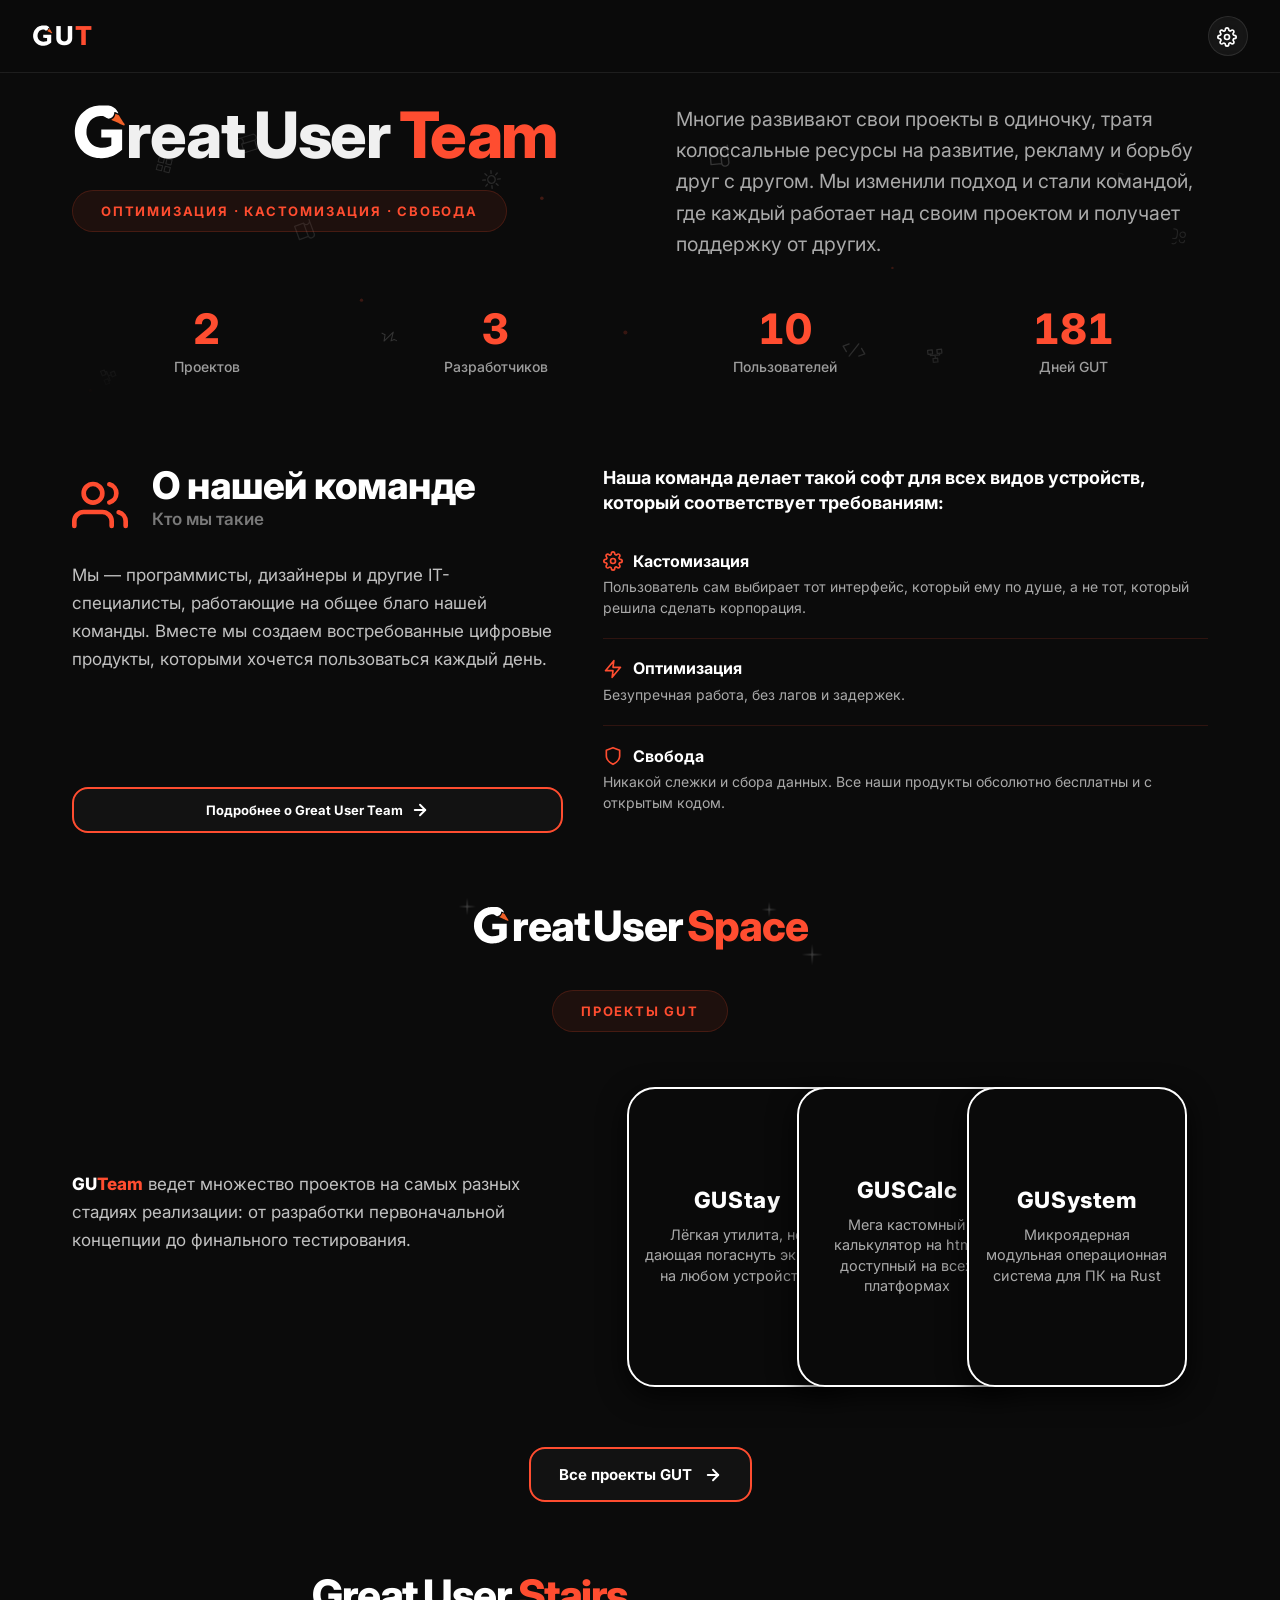
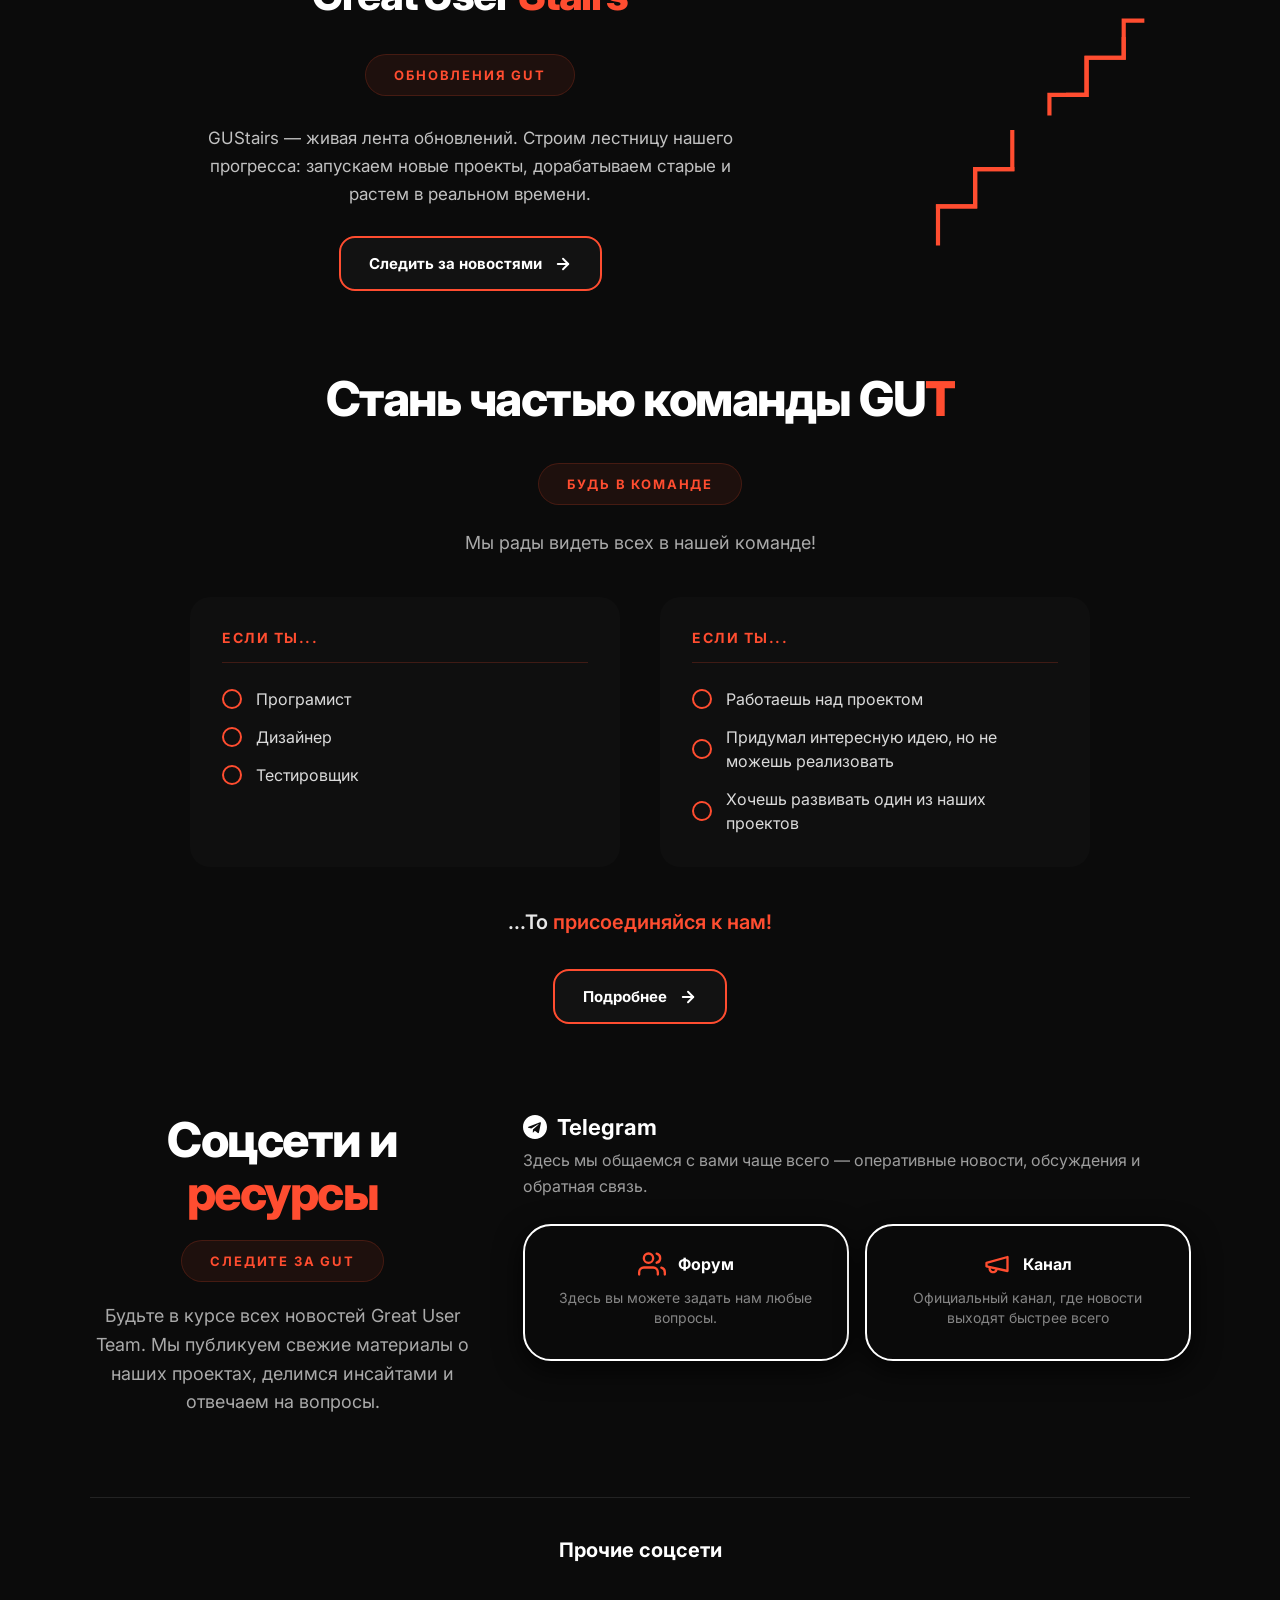
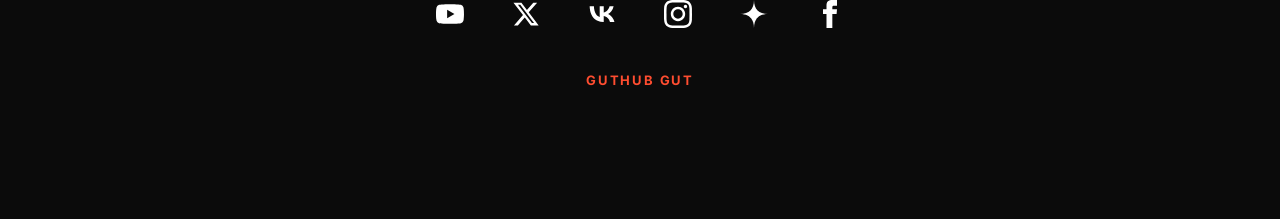
<file: index.html>
<!DOCTYPE html>
<html lang="ru">
<head>
    <meta charset="UTF-8">
    <meta name="viewport" content="width=device-width, initial-scale=1.0, maximum-scale=1.0, user-scalable=yes">
    <title>Great User Team · GUT</title>
    <link rel="preconnect" href="https://fonts.googleapis.com">
    <link rel="preconnect" href="https://fonts.gstatic.com" crossorigin>
    <link href="https://fonts.googleapis.com/css2?family=Inter:opsz,wght@14..32,400;14..32,500;14..32,600;14..32,700;14..32,800&display=swap" rel="stylesheet">
    <style>
        :root {
            --g-icon-size: 0.9em;
        }

        * {
            margin: 0;
            padding: 0;
            box-sizing: border-box;
            -webkit-tap-highlight-color: transparent;
        }

        body {
            background: #0b0b0b;
            color: #f0f0f0;
            font-family: 'Inter', sans-serif;
            min-height: 100vh;
            transition: background 0.5s ease, color 0.5s ease;
            -webkit-font-smoothing: antialiased;
            position: relative;
            overflow-x: hidden;
        }

        body.light {
            background: #f6f5f4;
            color: #141414;
        }

        .wrapper {
            position: relative;
            z-index: 1;
            max-width: 1200px;
            margin: 0 auto;
            padding: 100px 32px 60px;
            animation: fadeIn 0.7s cubic-bezier(0.2, 0.8, 0.2, 1) forwards;
        }

        @keyframes fadeIn {
            0% { opacity: 0; transform: translateY(24px); }
            100% { opacity: 1; transform: translateY(0); }
        }

        .header {
            position: fixed;
            top: 0;
            left: 0;
            width: 100%;
            z-index: 1000;
            padding: 16px 32px;
            background: rgba(11, 11, 11, 0.2);
            backdrop-filter: blur(8px);
            -webkit-backdrop-filter: blur(8px);
            border-bottom: 1px solid rgba(255, 255, 255, 0.08);
            transition: background 0.5s ease, border-color 0.5s ease;
        }

        body.light .header {
            background: rgba(246, 245, 244, 0.2);
            border-bottom-color: rgba(0, 0, 0, 0.08);
        }

        .header-inner {
            width: 100%;
            display: flex;
            justify-content: space-between;
            align-items: center;
        }

        .brand-text {
            font-size: 26px;
            font-weight: 800;
            letter-spacing: -1px;
            color: #ffffff;
            display: flex;
            align-items: center;
            line-height: 1;
            transition: color 0.5s ease;
        }
        body.light .brand-text {
            color: #141414;
        }

        .brand-text .highlight-t {
            color: #ff4d30;
            margin-left: 0.08em;
        }

        .header-g-icon {
            height: 0.85em;
            width: auto;
            display: inline-block;
            vertical-align: 0em;
            margin-right: 0.02em;
            overflow: visible;
        }
        .header-g-icon .svg-white {
            fill: #ffffff;
            transition: fill 0.5s ease;
        }
        body.light .header-g-icon .svg-white {
            fill: #141414;
        }

        .settings-widget {
            position: relative;
            background: rgba(255, 255, 255, 0.05);
            backdrop-filter: blur(8px);
            -webkit-backdrop-filter: blur(8px);
            border: 1px solid rgba(255, 255, 255, 0.1);
            border-radius: 40px;
            height: 40px;
            width: 40px;
            display: flex;
            align-items: center;
            justify-content: center;
            overflow: hidden;
            transition: width 0.4s cubic-bezier(0.16, 1, 0.3, 1), background 0.5s ease, border-color 0.5s ease;
            cursor: pointer;
        }
        body.light .settings-widget {
            background: rgba(0, 0, 0, 0.04);
            border-color: rgba(0, 0, 0, 0.1);
        }

        .settings-widget.open {
            width: 100px;
        }

        .settings-main-btn {
            background: none;
            border: none;
            width: 40px;
            height: 40px;
            display: flex;
            align-items: center;
            justify-content: center;
            color: #fff;
            cursor: pointer;
            position: absolute;
            right: 0;
            top: 0;
            transition: opacity 0.3s ease, transform 0.4s ease, color 0.5s ease;
            z-index: 2;
        }
        body.light .settings-main-btn {
            color: #141414;
        }
        .settings-main-btn:hover {
            color: #ff4d30;
        }

        .settings-widget.open .settings-main-btn {
            opacity: 0;
            pointer-events: none;
            transform: rotate(90deg);
        }

        .settings-main-btn svg {
            width: 20px;
            height: 20px;
            stroke: currentColor;
            fill: none;
            stroke-width: 2;
            stroke-linecap: round;
            stroke-linejoin: round;
        }

        .settings-menu {
            display: flex;
            align-items: center;
            justify-content: space-around;
            width: 100%;
            padding: 0 4px;
            opacity: 0;
            transform: scale(0.9);
            transition: opacity 0.3s ease 0.1s, transform 0.3s ease 0.1s;
            pointer-events: none;
        }

        .settings-widget.open .settings-menu {
            opacity: 1;
            transform: scale(1);
            pointer-events: auto;
        }

        .settings-btn {
            background: none;
            border: none;
            width: 32px;
            height: 32px;
            border-radius: 50%;
            display: flex;
            align-items: center;
            justify-content: center;
            color: #fff;
            cursor: pointer;
            transition: background 0.2s ease, color 0.5s ease, transform 0.2s ease;
            font-weight: 700;
            font-size: 11px;
        }
        body.light .settings-btn {
            color: #141414;
        }
        .settings-btn:hover {
            background: rgba(255, 77, 48, 0.15);
            color: #ff4d30;
            transform: scale(1.1);
        }
        .settings-btn svg {
            width: 18px;
            height: 18px;
            stroke: currentColor;
            fill: none;
            stroke-width: 2;
            stroke-linecap: round;
            stroke-linejoin: round;
        }

        .theme-icon-container {
            position: relative;
            width: 18px;
            height: 18px;
        }

        .theme-icon-container svg {
            position: absolute;
            top: 0;
            left: 0;
            width: 100%;
            height: 100%;
            transition: opacity 0.5s ease, transform 0.5s ease;
        }

        .icon-moon {
            opacity: 1;
            transform: rotate(0deg) scale(1);
        }
        body.light .icon-moon {
            opacity: 0;
            transform: rotate(90deg) scale(0.5);
        }

        .icon-sun {
            opacity: 0;
            transform: rotate(-90deg) scale(0.5);
        }
        body.light .icon-sun {
            opacity: 1;
            transform: rotate(0deg) scale(1);
        }

        .hero-section-container {
            position: relative;
            margin-bottom: 48px;
            border-radius: 16px;
            overflow: hidden;
        }

        .falling-icons-canvas {
            position: absolute;
            top: 0;
            left: 0;
            width: 100%;
            height: 100%;
            pointer-events: none;
            z-index: 1;
            -webkit-mask-image: linear-gradient(to bottom, transparent 0%, black 15%, black 85%, transparent 100%);
            mask-image: linear-gradient(to bottom, transparent 0%, black 15%, black 85%, transparent 100%);
        }

        .hero, .stats-container {
            position: relative;
            z-index: 2;
        }

        .hero {
            display: flex;
            align-items: flex-start;
            justify-content: space-between;
            gap: 40px;
            margin-bottom: 48px;
            flex-wrap: wrap;
        }

        .hero-left {
            flex: 1 1 auto;
        }

        .hero-right {
            flex: 1 1 40%;
            min-width: 240px;
            padding-top: 4px;
        }

        .hero h1 {
            font-size: 64px;
            font-weight: 800;
            line-height: 1.1;
            letter-spacing: -1.5px;
            display: flex;
            flex-wrap: wrap;
            align-items: center;
            gap: 0.15em;
        }

        .hero h1 .highlight {
            color: #ff4d30;
        }

        .g-icon-svg {
            height: var(--g-icon-size);
            width: auto;
            display: inline-block;
            vertical-align: -0.05em;
            overflow: visible;
            margin-right: -0.05em !important;
        }

        .g-icon-svg .svg-white {
            fill: #ffffff;
            transition: fill 0.5s ease;
        }

        body.light .g-icon-svg .svg-white {
            fill: #141414;
        }

        .hero-desc {
            font-size: 19.5px;
            line-height: 1.6;
            color: rgba(255, 255, 255, 0.65);
            transition: color 0.5s ease;
        }
        body.light .hero-desc {
            color: rgba(0, 0, 0, 0.55);
        }

        .motto-glass {
            display: inline-flex;
            align-items: center;
            gap: 10px;
            padding: 12px 28px;
            margin-top: 20px;
            border-radius: 40px;
            background: rgba(255, 77, 48, 0.08);
            backdrop-filter: blur(12px);
            -webkit-backdrop-filter: blur(12px);
            border: 1px solid rgba(255, 77, 48, 0.18);
            font-weight: 700;
            font-size: 13px;
            letter-spacing: 1.8px;
            text-transform: uppercase;
            color: #ff4d30;
            position: relative;
            z-index: 2;
            transition: background 0.5s ease, border-color 0.5s ease;
        }
        body.light .motto-glass {
            background: rgba(255, 77, 48, 0.06);
            border-color: rgba(255, 77, 48, 0.15);
        }

        .stats-container {
            display: grid;
            grid-template-columns: repeat(4, 1fr);
            align-items: center;
            margin: 40px 0 20px;
            gap: 20px;
        }

        .stat-item {
            text-align: center;
            min-width: 0;
        }

        .stat-number {
            font-size: 42px;
            font-weight: 800;
            color: #ff4d30;
            line-height: 1;
            margin-bottom: 8px;
            font-feature-settings: "tnum";
            font-variant-numeric: tabular-nums;
        }

        .stat-label {
            font-size: 14px;
            color: rgba(255, 255, 255, 0.6);
            font-weight: 500;
            transition: color 0.5s ease;
        }
        body.light .stat-label {
            color: rgba(0, 0, 0, 0.6);
        }

        .team-scalable-icon {
            width: 56px;
            height: 56px;
            color: #ff4d30;
            flex-shrink: 0;
            display: flex;
            align-items: center;
            justify-content: center;
        }
        .team-scalable-icon svg {
            width: 100%;
            height: 100%;
            stroke: currentColor;
            fill: none;
            stroke-width: 2;
            stroke-linecap: round;
            stroke-linejoin: round;
        }

        .team-title {
            font-size: 38px;
            font-weight: 800;
            letter-spacing: -0.5px;
            line-height: 1.1;
            color: #ffffff;
            transition: color 0.5s ease;
            margin: 0;
        }

        body.light .team-title {
            color: #141414;
        }

        .team-subtitle {
            font-size: 17px;
            font-weight: 600;
            color: rgba(255, 255, 255, 0.45);
            margin: 0 0 16px 0;
            transition: color 0.5s ease;
        }
        body.light .team-subtitle {
            color: rgba(0, 0, 0, 0.45);
        }

        .team-description {
            font-size: 17px;
            line-height: 1.65;
            color: rgba(255, 255, 255, 0.75);
            transition: color 0.5s ease;
        }
        body.light .team-description {
            color: rgba(0, 0, 0, 0.7);
        }

        .team-details-btn {
            position: relative;
            display: inline-flex;
            flex-direction: row;
            align-items: center;
            justify-content: center;
            padding: 16px 28px;
            background: rgba(255, 255, 255, 0.03);
            border: 2px solid #ff4d30;
            border-radius: 16px;
            color: #ffffff;
            font-family: 'Inter', sans-serif;
            font-size: 15px;
            font-weight: 700;
            text-decoration: none;
            overflow: hidden;
            cursor: pointer;
            transition: color 0.4s ease, border-color 0.4s ease;
            z-index: 1;
            box-sizing: border-box;
            gap: 12px;
            flex-shrink: 0;
        }

        body.light .team-details-btn {
            background: rgba(0, 0, 0, 0.02);
            color: #141414;
        }

        .team-details-btn::before {
            content: '';
            position: absolute;
            top: 0;
            left: 0;
            width: 100%;
            height: 100%;
            background: #ff4d30;
            z-index: -1;
            transform: translateX(-100%);
            transition: transform 0.4s cubic-bezier(0.4, 0, 0.2, 1);
        }

        .team-details-btn:hover::before {
            transform: translateX(0);
        }

        .team-details-btn:hover {
            color: #ffffff !important;
            border-color: #ff4d30;
        }

        .team-details-btn span {
            position: relative;
            z-index: 2;
        }

        .team-details-arrow {
            width: 18px;
            height: 18px;
            stroke: currentColor;
            fill: none;
            stroke-width: 2.5;
            stroke-linecap: round;
            stroke-linejoin: round;
            position: relative;
            z-index: 2;
            transition: transform 0.3s ease;
            flex-shrink: 0;
        }

        .team-details-btn:hover .team-details-arrow {
            transform: translateX(6px);
        }

        .benefits-heading {
            font-size: 18px;
            font-weight: 700;
            color: #ffffff;
            line-height: 1.4;
            margin: 0;
        }
        body.light .benefits-heading {
            color: #141414;
        }

        .benefit-card-item {
            padding: 20px 0;
            display: flex;
            flex-direction: column;
            gap: 6px;
            background-color: transparent;
            border-bottom: 1px solid rgba(255, 77, 48, 0.15);
            transition: background 0.3s ease;
        }

        .benefit-card-item:last-child {
            border-bottom: none;
        }

        .benefit-card-item:hover {
            background: rgba(255, 77, 48, 0.02);
        }

        .benefit-card-title {
            color: #ffffff !important;
            font-size: 16px;
            font-weight: 700;
            line-height: 1.2;
            display: flex;
            align-items: center;
            gap: 10px;
        }
        body.light .benefit-card-title {
            color: #141414 !important;
        }

        .benefit-card-title .benefit-label {
            color: #ffffff;
        }
        body.light .benefit-card-title .benefit-label {
            color: #141414;
        }

        .benefit-card-title svg {
            width: 20px;
            height: 20px;
            stroke: #ff4d30 !important;
            fill: none;
            stroke-width: 2;
            stroke-linecap: round;
            stroke-linejoin: round;
            flex-shrink: 0;
            transition: transform 0.5s cubic-bezier(0.34, 1.56, 0.64, 1);
        }

        .benefit-card-item:hover .benefit-card-title svg {
            transform: scale(1.15);
        }

        .benefit-card-subtitle {
            color: rgba(255, 255, 255, 0.65);
            font-size: 14px;
            line-height: 1.45;
        }
        body.light .benefit-card-subtitle {
            color: rgba(0, 0, 0, 0.6);
        }

        .tablet-btn-container {
            display: none;
        }

        @media (min-width: 993px) {
            .mobile-tablet-only {
                display: none !important;
            }

            .desktop-only.team-section {
                margin: 60px 0 40px;
                display: flex;
                gap: 48px;
                align-items: stretch;
            }

            .desktop-only .team-left-column {
                flex: 1 1 40%;
                display: flex;
                flex-direction: column;
                justify-content: space-between;
                align-items: flex-start;
            }

            .desktop-only .team-left-content {
                display: flex;
                flex-direction: column;
                align-items: flex-start;
                text-align: left;
                width: 100%;
            }

            .desktop-only .team-header-wrapper {
                display: flex;
                align-items: center;
                justify-content: flex-start;
                gap: 24px;
                margin-bottom: 16px;
            }

            .desktop-only .team-titles-col {
                display: flex;
                flex-direction: column;
                align-items: flex-start;
                justify-content: center;
                gap: 2px;
            }

            .desktop-only .team-details-btn {
                align-self: flex-start !important;
                margin: 24px 0 0 0 !important;
                transform: none !important;
                width: 100%;
                max-width: 100%;
                padding: 12px 14px;
                font-size: 13px;
                gap: 8px;
                box-sizing: border-box;
            }

            .desktop-only .team-details-btn span {
                white-space: normal;
                text-align: left;
                line-height: 1.25;
            }

            .desktop-only .team-benefits-block {
                flex: 1 1 50%;
                display: flex;
                flex-direction: column;
            }

            .desktop-only .benefits-heading-container {
                padding: 0 0 16px 0;
                text-align: left;
            }

            .desktop-only .benefits-cards-list {
                display: flex;
                flex-direction: column;
            }
        }

        @media (max-width: 992px) {
            .desktop-only {
                display: none !important;
            }

            .wrapper {
                padding: 90px 20px 48px;
            }
            .header {
                padding: 14px 20px;
            }
            .brand-text {
                font-size: 28px;
            }
            .hero {
                flex-direction: column;
                align-items: center;
                text-align: center;
                gap: 24px;
            }
            .hero-left {
                width: 100%;
                display: flex;
                flex-direction: column;
                align-items: center;
            }
            .hero-right {
                flex: 1 1 100%;
                width: 100%;
                text-align: center;
            }
            .hero h1 {
                font-size: 60px;
                justify-content: center;
            }
            .motto-glass {
                font-size: 14px;
                padding: 14px 30px;
            }
            .stat-number {
                font-size: 44px;
            }

            .mobile-tablet-only.team-section {
                display: flex;
                flex-direction: column;
                gap: 32px;
                margin: 40px 0;
            }

            .mobile-tablet-only .team-header-wrapper {
                display: flex;
                align-items: center;
                justify-content: center;
                gap: 16px;
                margin-bottom: 16px;
            }

            .mobile-tablet-only .team-text-block {
                text-align: center;
            }

            .mobile-tablet-only .team-title {
                font-size: 32px;
            }

            .mobile-tablet-only .team-description {
                font-size: 16px;
                text-align: center;
                margin-top: 12px;
            }

            .mobile-tablet-only .team-benefits-block {
                display: flex;
                flex-direction: column;
            }

            .mobile-tablet-only .benefits-heading-container {
                margin-bottom: 12px;
                text-align: center;
            }

            .mobile-tablet-only > .team-details-btn {
                align-self: center;
                width: fit-content;
                max-width: 100%;
                margin: 10px auto 0;
            }
        }

        @media (min-width: 641px) and (max-width: 992px) {
            .mobile-tablet-only .team-benefits-block {
                display: flex;
                flex-direction: row;
                align-items: stretch;
                gap: 24px;
            }
            .mobile-tablet-only .benefits-heading-container {
                flex: 1 1 42%;
                margin-bottom: 0;
                display: flex;
                flex-direction: column;
                justify-content: space-between;
                align-items: flex-start;
                text-align: left;
            }
            .mobile-tablet-only .benefits-heading {
                text-align: left;
                width: 100%;
                transform: translateY(18px);
            }
            .mobile-tablet-only > .team-details-btn {
                display: none !important;
            }
            .tablet-btn-container {
                display: flex;
                flex: 1;
                align-items: center;
                justify-content: flex-start;
                width: 100%;
                margin-top: 0;
            }
            .tablet-btn-container .team-details-btn {
                align-self: center;
                width: 100%;
                max-width: 100%;
                padding: 12px 14px;
                font-size: 13px;
                gap: 8px;
            }
            .tablet-btn-container .team-details-btn span {
                white-space: normal;
                text-align: left;
                line-height: 1.25;
            }
            .mobile-tablet-only .benefits-cards-list {
                flex: 1 1 58%;
            }
        }

        @media (max-width: 640px) {
            .wrapper {
                padding: 85px 16px 36px;
            }
            .header {
                padding: 14px 16px;
            }

            .hero h1 {
                font-size: 72px !important;
                flex-direction: column;
                letter-spacing: -2px;
                gap: 0.05em;
            }

            .stats-container {
                grid-template-columns: repeat(2, 1fr);
            }
            .mobile-tablet-only .team-header-wrapper {
                flex-direction: column;
                text-align: center;
                margin-bottom: 24px;
            }
            .mobile-tablet-only.team-section {
                gap: 44px;
            }
            .mobile-tablet-only > .team-details-btn {
                width: 100%;
            }

            .projects-content {
                flex-direction: column !important;
                gap: 24px !important;
            }

            .projects-text-col {
                order: -1;
                width: 100% !important;
                text-align: center !important;
                margin-bottom: 16px !important;
            }

            .projects-gallery-col {
                width: 100% !important;
            }

            .card-row {
                flex-direction: column !important;
                gap: 20px !important;
                padding: 0 !important;
            }

            .card-wrapper {
                width: 100% !important;
                margin: 0 !important;
                z-index: auto !important;
            }

            .card-wrapper:not(:first-child) {
                margin-left: 0 !important;
            }

            .gut-card {
                width: 100% !important;
                height: auto !important;
                min-height: 180px !important;
                border-radius: 24px !important;
                padding: 24px 20px !important;
                border: none !important;
                box-shadow: 0 8px 28px rgba(0, 0, 0, 0.8) !important;
            }

            body.light .gut-card {
                border: none !important;
                box-shadow: 0 8px 28px rgba(0, 0, 0, 0.1) !important;
            }

            .card-link-btn {
                opacity: 1 !important;
                max-height: 44px !important;
                margin-top: 12px !important;
                padding: 10px 0 !important;
                pointer-events: auto !important;
            }

            .gut-card .card-title {
                font-size: 1.4rem !important;
                margin-bottom: 8px !important;
            }

            .gut-card .card-desc {
                font-size: 0.9rem !important;
                opacity: 0.8 !important;
            }

            .gut-card.hover,
            .gut-card.expanded,
            .gut-card.expanded.hover {
                border: none !important;
                box-shadow: 0 8px 28px rgba(0, 0, 0, 0.8) !important;
            }
            body.light .gut-card.hover,
            body.light .gut-card.expanded,
            body.light .gut-card.expanded.hover {
                border: none !important;
                box-shadow: 0 8px 28px rgba(0, 0, 0, 0.1) !important;
            }

            .gut-accent {
                color: #ff4d30 !important;
            }
            .gut-g {
                color: #ffffff !important;
            }

            .gut-card:hover .gut-accent,
            .gut-card.hover .gut-accent,
            .gut-card.expanded .gut-accent,
            .gut-card.expanded.hover .gut-accent {
                color: #ff4d30 !important;
            }
            .gut-card:hover .gut-g,
            .gut-card.hover .gut-g,
            .gut-card.expanded .gut-g,
            .gut-card.expanded.hover .gut-g {
                color: #ffffff !important;
            }

            body.light .gut-g {
                color: #141414 !important;
            }
            body.light .gut-card:hover .gut-g,
            body.light .gut-card.hover .gut-g,
            body.light .gut-card.expanded .gut-g,
            body.light .gut-card.expanded.hover .gut-g {
                color: #141414 !important;
            }

            .card-link-btn:hover {
                background: rgba(255, 77, 48, 0.1) !important;
                color: #ffffff !important;
            }
            body.light .card-link-btn:hover {
                background: rgba(255, 77, 48, 0.1) !important;
                color: #141414 !important;
            }

            .projects-text-col .team-details-btn {
                width: 100% !important;
                justify-content: center !important;
                align-self: center !important;
            }
        }

        .projects-section {
            margin: 80px 0 40px;
            display: flex;
            flex-direction: column;
            align-items: center;
            width: 100%;
        }

        .projects-header-center {
            text-align: center;
            margin-bottom: 40px;
            display: flex;
            flex-direction: column;
            align-items: center;
            gap: 16px;
        }

        .projects-main-title {
            font-size: 42px;
            font-weight: 800;
            letter-spacing: -1px;
            color: #ffffff;
            line-height: 1.1;
            transition: color 0.5s ease;
            position: relative;
        }
        body.light .projects-main-title {
            color: #141414;
        }

        .star-container {
            position: absolute;
            top: 50%;
            left: 50%;
            width: 120%;
            height: 150%;
            transform: translate(-50%, -50%);
            pointer-events: none;
            z-index: -1;
        }
        .star-plus {
            position: absolute;
            width: 24px;
            height: 24px;
            animation: pulseStar 4s infinite ease-in-out;
            opacity: 0.2;
        }
        .star-plus::before, .star-plus::after {
            content: '';
            position: absolute;
            background: #fff;
            top: 50%; left: 50%;
            transform: translate(-50%, -50%);
        }
        .star-plus::before {
            width: 100%; height: 2px;
            background: linear-gradient(90deg, transparent 0%, rgba(255,255,255,0.8) 50%, transparent 100%);
        }
        .star-plus::after {
            height: 100%; width: 2px;
            background: linear-gradient(180deg, transparent 0%, rgba(255,255,255,0.8) 50%, transparent 100%);
        }
        body.light .star-plus::before {
            background: linear-gradient(90deg, transparent 0%, rgba(0,0,0,0.6) 50%, transparent 100%);
        }
        body.light .star-plus::after {
            background: linear-gradient(180deg, transparent 0%, rgba(0,0,0,0.6) 50%, transparent 100%);
        }
        @keyframes pulseStar {
            0%, 100% { opacity: 0.1; transform: scale(0.8); }
            50% { opacity: 0.5; transform: scale(1.1); }
        }
        .star-1 { top: 10%; left: 5%; animation-delay: 0s; width: 18px; height: 18px; }
        .star-2 { top: 70%; left: 90%; animation-delay: 1.5s; width: 22px; height: 22px; }
        .star-3 { top: 15%; left: 80%; animation-delay: 2.5s; width: 16px; height: 16px; }

        .projects-content {
            display: flex;
            align-items: center;
            justify-content: space-between;
            width: 100%;
            gap: 40px;
            margin-bottom: 0;
        }

        .projects-text-col {
            flex: 1 1 45%;
            text-align: left;
            display: flex;
            flex-direction: column;
            align-items: flex-start;
        }

        .projects-gallery-col {
            flex: 1 1 55%;
            display: flex;
            justify-content: center;
            align-items: center;
        }

        .inline-brand {
            font-weight: 800;
            color: #ffffff;
            display: inline-flex;
            align-items: center;
            transition: color 0.5s ease;
        }
        body.light .inline-brand {
            color: #141414;
        }
        .inline-brand .highlight-t {
            color: #ff4d30;
        }
        .inline-brand .highlight-system {
            color: #ff4d30;
        }

        .card-row {
            display: flex;
            flex-direction: row;
            justify-content: center;
            align-items: center;
            position: relative;
            padding: 20px 0;
            width: 100%;
            gap: 0;
        }

        .card-wrapper {
            position: relative;
        }

        .card-wrapper:nth-child(1) { z-index: 1; }
        .card-wrapper:nth-child(2) { z-index: 2; }
        .card-wrapper:nth-child(3) { z-index: 3; }

        .card-wrapper:not(:first-child) {
            margin-left: -50px;
        }

        .gut-card {
            width: 220px;
            height: 300px;
            background: #0a0a0a;
            border: 2.5px solid #ffffff;
            border-radius: 28px;
            box-shadow: 0 8px 28px rgba(0, 0, 0, 0.8);
            color: #ffffff;
            display: flex;
            flex-direction: column;
            justify-content: flex-start;
            align-items: center;
            text-align: center;
            padding: 24px 16px;
            cursor: pointer;
            transition: border-color 0.3s ease, box-shadow 0.3s ease, background 0.5s ease, color 0.5s ease;
            position: relative;
        }

        body.light .gut-card {
            background: #ffffff;
            border-color: #141414;
            color: #141414;
            box-shadow: 0 8px 28px rgba(0, 0, 0, 0.1);
        }

        .gut-card.hover {
            border-color: #ff4d30 !important;
            box-shadow: 0 0 40px rgba(255, 77, 48, 0.25), 0 8px 28px rgba(0, 0, 0, 0.8);
        }

        body.light .gut-card.hover {
            box-shadow: 0 0 40px rgba(255, 77, 48, 0.25), 0 8px 28px rgba(0, 0, 0, 0.15);
        }

        .gut-card.expanded {
            border-color: #ff4d30;
            box-shadow: 0 0 40px rgba(255, 77, 48, 0.25), 0 8px 28px rgba(0, 0, 0, 0.8);
        }

        body.light .gut-card.expanded {
            box-shadow: 0 0 40px rgba(255, 77, 48, 0.25), 0 8px 28px rgba(0, 0, 0, 0.15);
        }

        .gut-card.expanded.hover {
            border-color: #ff4d30 !important;
            box-shadow: 0 0 40px rgba(255, 77, 48, 0.25), 0 8px 28px rgba(0, 0, 0, 0.8);
        }

        body.light .gut-card.expanded.hover {
            box-shadow: 0 0 40px rgba(255, 77, 48, 0.25), 0 8px 28px rgba(0, 0, 0, 0.15);
        }

        .card-content-wrap {
            display: flex;
            flex-direction: column;
            justify-content: center;
            align-items: center;
            flex: 1;
            width: 100%;
        }

        .gut-card .card-title {
            font-weight: 800;
            font-size: 1.4rem;
            margin-bottom: 12px;
            letter-spacing: 0.02em;
        }

        .gut-card .card-desc {
            font-size: 0.9rem;
            opacity: 0.65;
            line-height: 1.4;
            transition: opacity 0.3s ease;
        }

        body.light .gut-card .card-desc {
            opacity: 0.75;
        }

        .card-wrapper:hover .card-desc,
        .gut-card.hover .card-desc {
            opacity: 0.95;
        }

        .card-link-btn {
            display: flex;
            align-items: center;
            justify-content: center;
            gap: 8px;
            width: 100%;
            background: rgba(255, 77, 48, 0.1);
            border: 1px solid #ff4d30;
            border-radius: 12px;
            color: #ffffff;
            text-decoration: none;
            font-size: 14px;
            font-weight: 600;
            opacity: 0;
            max-height: 0;
            overflow: hidden;
            transition: all 0.4s ease;
            margin-top: 0;
            pointer-events: none;
        }

        body.light .card-link-btn {
            color: #141414;
        }

        .gut-card:hover .card-link-btn,
        .gut-card.hover .card-link-btn {
            opacity: 1;
            max-height: 44px;
            margin-top: 16px;
            padding: 10px 0;
            pointer-events: auto;
        }

        .card-link-btn:hover {
            background: rgba(255, 77, 48, 0.1);
            color: #ffffff;
        }
        body.light .card-link-btn:hover {
            background: rgba(255, 77, 48, 0.1);
            color: #141414;
        }

        .gut-accent {
            color: #ffffff;
            transition: color 0.3s ease;
        }

        body.light .gut-accent {
            color: #141414 !important;
        }

        .gut-card:hover .gut-accent,
        .gut-card.hover .gut-accent,
        .gut-card.expanded:hover .gut-accent,
        .gut-card.expanded.hover .gut-accent {
            color: #ff4d30;
        }

        body.light .gut-card:hover .gut-accent,
        body.light .gut-card.hover .gut-accent,
        body.light .gut-card.expanded:hover .gut-accent,
        body.light .gut-card.expanded.hover .gut-accent {
            color: #ff4d30 !important;
        }

        .gut-g {
            color: #ffffff;
            font-weight: 800;
            transition: color 0.3s ease;
        }
        body.light .gut-g {
            color: #141414 !important;
        }
        body.light .gut-card:hover .gut-g,
        body.light .gut-card.hover .gut-g,
        body.light .gut-card.expanded:hover .gut-g,
        body.light .gut-card.expanded.hover .gut-g {
            color: #ff4d30;
        }

        @media (max-width: 768px) {
            .gut-card { width: 190px; height: 280px; border-radius: 22px; padding: 18px 14px; }
            .card-wrapper:not(:first-child) { margin-left: -60px; }
            .gut-card .card-title { font-size: 1.2rem; }
            .gut-card .card-desc { font-size: 0.8rem; }
        }

        @media (max-width: 500px) {
            .gut-card { width: 165px; height: 260px; border-radius: 20px; padding: 16px 12px; border-width: 2px; }
            .card-wrapper:not(:first-child) { margin-left: -70px; }
            .gut-card .card-title { font-size: 1.1rem; }
            .gut-card .card-desc { font-size: 0.75rem; }
        }

        .gut-stairs-section {
            margin: 80px 0 40px;
            width: 100%;
            position: relative;
        }

        .gut-stairs-inner-desktop {
            display: flex;
            align-items: center;
            justify-content: center;
            gap: 60px;
        }

        .gut-stairs-text-desktop {
            flex: 1 1 50%;
            display: flex;
            flex-direction: column;
            align-items: center;
            text-align: center;
            gap: 16px;
        }

        .gut-stairs-title {
            font-size: 42px;
            font-weight: 800;
            letter-spacing: -1.5px;
            color: #ffffff;
            line-height: 1.1;
            transition: color 0.5s ease;
        }
        body.light .gut-stairs-title {
            color: #141414;
        }

        .gut-stairs-title .highlight {
            color: #ff4d30;
        }

        .gut-stairs-desc {
            font-size: 17px;
            line-height: 1.65;
            color: rgba(255, 255, 255, 0.75);
            max-width: 540px;
            margin: 0 auto;
            transition: color 0.5s ease;
        }
        body.light .gut-stairs-desc {
            color: rgba(0, 0, 0, 0.7);
        }

        .gut-stairs-ladder {
            flex: 0 0 280px;
            height: 260px;
            position: relative;
            overflow: hidden;
        }

        .ladder-wrapper {
            position: relative;
            width: 100%;
            height: 100%;
        }

        .ladder-svg {
            position: absolute;
            top: 0;
            left: 0;
            width: 100%;
            height: 100%;
        }

        .ladder-path {
            stroke: #ff4d30;
            stroke-width: 4.5;
            fill: none;
            stroke-linecap: square;
            stroke-linejoin: miter;
            stroke-dasharray: 160 100;
            animation: stairsWalk 2.6s linear infinite;
        }

        .ladder-path-clone {
            stroke: #ff4d30;
            stroke-width: 4.5;
            fill: none;
            stroke-linecap: square;
            stroke-linejoin: miter;
            stroke-dasharray: 160 100;
            stroke-dashoffset: -560;
            animation: stairsWalk 2.6s linear infinite;
        }

        @keyframes stairsWalk {
            0% { stroke-dashoffset: 0; }
            100% { stroke-dashoffset: -260; }
        }

        .gut-stairs-inner-mobile {
            display: none;
            flex-direction: column;
            align-items: center;
            text-align: center;
            gap: 24px;
        }

        .gut-stairs-top-mobile {
            display: flex;
            flex-direction: column;
            align-items: center;
            gap: 12px;
            width: 100%;
        }

        .gut-stairs-title-mobile {
            font-size: 42px;
            font-weight: 800;
            letter-spacing: -1.5px;
            color: #ffffff;
            line-height: 1.1;
            transition: color 0.5s ease;
        }
        body.light .gut-stairs-title-mobile {
            color: #141414;
        }

        .gut-stairs-title-mobile .highlight {
            color: #ff4d30;
        }

        .gut-stairs-desc-mobile {
            font-size: 17px;
            line-height: 1.65;
            color: rgba(255, 255, 255, 0.75);
            max-width: 540px;
            margin: 0 auto;
            transition: color 0.5s ease;
        }
        body.light .gut-stairs-desc-mobile {
            color: rgba(0, 0, 0, 0.7);
        }

        .gut-stairs-ladder-mobile {
            width: 100%;
            max-width: 280px;
            height: 200px;
            position: relative;
            overflow: hidden;
            margin: 0 auto;
        }

        @media (max-width: 820px) {
            .gut-stairs-inner-desktop {
                display: none !important;
            }
            .gut-stairs-inner-mobile {
                display: flex !important;
            }
        }

        @media (max-width: 480px) {
            .gut-stairs-title-mobile {
                font-size: 36px;
            }
            .gut-stairs-ladder-mobile {
                height: 160px;
                max-width: 200px;
            }
            .ladder-path,
            .ladder-path-clone {
                stroke-width: 3.5;
            }
        }

        .spacer-bottom {
            height: 40vh;
        }

        .contact-section {
            display: flex;
            justify-content: space-between;
            align-items: center;
            flex-wrap: wrap;
            gap: 20px;
            padding-top: 32px;
            border-top: 1px solid rgba(255,255,255,0.04);
            transition: border-color 0.5s ease;
        }
        body.light .contact-section {
            border-top-color: rgba(0,0,0,0.04);
        }

        .contact-label {
            font-size: 15px;
            font-weight: 500;
            color: rgba(255,255,255,0.25);
            transition: color 0.5s ease;
        }
        body.light .contact-label {
            color: rgba(0,0,0,0.2);
        }

        .socials {
            display: flex;
            gap: 10px;
            flex-wrap: wrap;
        }

        .social-link {
            width: 44px;
            height: 44px;
            border-radius: 16px;
            background: rgba(255,255,255,0.02);
            border: 1px solid rgba(255,255,255,0.04);
            display: flex;
            align-items: center;
            justify-content: center;
            color: #f0f0f0;
            transition: all 0.5s ease;
            text-decoration: none;
        }
        body.light .social-link {
            background: rgba(0,0,0,0.02);
            border-color: rgba(0,0,0,0.04);
            color: #141414;
        }
        .social-link:hover {
            background: rgba(255, 77, 48, 0.08);
            border-color: #ff4d30;
            transform: translateY(-2px);
            color: #ff4d30;
        }
        .social-link svg {
            width: 22px;
            height: 22px;
            stroke: currentColor;
            fill: none;
            stroke-width: 2;
        }
        .social-link.fill-icon svg {
            fill: currentColor;
            stroke: none;
        }

        .footer-note {
            margin-top: 40px;
            text-align: center;
            font-size: 13px;
            color: rgba(255,255,255,0.08);
            letter-spacing: 0.4px;
            transition: color 0.5s ease;
        }
        body.light .footer-note {
            color: rgba(0,0,0,0.08);
        }

        html, body {
            overflow-x: hidden !important;
            max-width: 100%;
        }

        .wrapper {
            overflow-x: hidden !important;
        }

        .gut-stairs-text-desktop .motto-glass {
            margin-bottom: 12px;
        }

        .gut-stairs-top-mobile .motto-glass {
            margin-bottom: 12px;
        }

        .gut-stairs-text-desktop .team-details-btn {
            margin-top: 12px;
        }

        .gut-stairs-inner-mobile .team-details-btn {
            margin-top: 12px;
        }

        .projects-text-col .all-projects-btn {
            margin-top: 8px;
            align-self: center;
        }

        .projects-text-col .team-description {
            margin-bottom: 50px;
        }

        @media (max-width: 640px) {
            .projects-text-col .all-projects-btn {
                width: 100% !important;
                justify-content: center !important;
                align-self: center !important;
            }
        }

        .join-gut-section {
            margin: 80px 0 20px;
            width: 100%;
            position: relative;
            max-width: 900px;
            margin-left: auto;
            margin-right: auto;
            text-align: center;
            animation: fadeIn 0.7s cubic-bezier(0.2, 0.8, 0.2, 1) forwards;
        }

        .join-gut-title {
            font-size: 48px;
            font-weight: 800;
            letter-spacing: -1.5px;
            line-height: 1.15;
            color: #ffffff;
            margin-bottom: 16px;
            transition: color 0.5s ease;
        }
        body.light .join-gut-title {
            color: #141414;
        }

        .gut-gu {
            color: #ffffff;
        }
        body.light .gut-gu {
            color: #141414;
        }

        .gut-t {
            color: #ff4d30;
        }

        .join-gut-subtitle {
            font-size: 18px;
            color: rgba(255, 255, 255, 0.65);
            max-width: 540px;
            margin: 24px auto 0;
            line-height: 1.6;
            transition: color 0.5s ease;
        }
        body.light .join-gut-subtitle {
            color: rgba(0, 0, 0, 0.55);
        }

        .join-gut-content {
            display: flex;
            gap: 40px;
            margin: 40px 0;
            text-align: left;
        }

        .join-gut-column {
            flex: 1;
            background: rgba(255, 255, 255, 0.02);
            border-radius: 20px;
            padding: 32px;
            transition: background 0.5s ease;
        }
        body.light .join-gut-column {
            background: rgba(0, 0, 0, 0.02);
        }

        .join-gut-column-label {
            font-size: 14px;
            font-weight: 700;
            letter-spacing: 1.5px;
            text-transform: uppercase;
            color: #ff4d30;
            margin-bottom: 24px;
            padding-bottom: 16px;
            border-bottom: 1px solid rgba(255, 77, 48, 0.2);
        }

        .join-gut-list {
            list-style: none;
            display: flex;
            flex-direction: column;
            gap: 20px;
        }

        .join-gut-list-item {
            display: flex;
            align-items: center;
            gap: 14px;
            font-size: 16px;
            line-height: 1.5;
            color: rgba(255, 255, 255, 0.85);
            transition: color 0.5s ease;
        }
        body.light .join-gut-list-item {
            color: rgba(0, 0, 0, 0.8);
        }

        .join-gut-circle {
            width: 20px;
            height: 20px;
            border: 2px solid #ff4d30;
            border-radius: 50%;
            flex-shrink: 0;
            position: relative;
            transition: border-color 0.3s ease, background 0.3s ease;
        }

        .join-gut-list-item:hover .join-gut-circle {
            background: rgba(255, 77, 48, 0.1);
            border-color: #ff6b50;
        }

        .join-gut-cta {
            text-align: center;
            font-size: 20px;
            font-weight: 600;
            color: rgba(255, 255, 255, 0.9);
            margin-bottom: 32px;
            line-height: 1.5;
            transition: color 0.5s ease;
        }
        body.light .join-gut-cta {
            color: rgba(0, 0, 0, 0.9);
        }

        .join-gut-cta .highlight-red {
            color: #ff4d30;
        }

        .join-gut-btn-container {
            display: flex;
            justify-content: center;
            margin-top: 8px;
        }

        @media (max-width: 768px) {
            .join-gut-content {
                flex-direction: column;
                gap: 24px;
            }

            .join-gut-column {
                padding: 24px 20px;
            }

            .join-gut-btn {
                width: 100%;
                max-width: 400px;
            }

            .join-gut-title {
                font-size: 36px;
            }
        }

        @media (max-width: 480px) {
            .join-gut-title {
                font-size: 30px;
                letter-spacing: -1px;
            }

            .join-gut-subtitle {
                font-size: 16px;
            }

            .join-gut-column {
                padding: 20px 16px;
            }

            .join-gut-list-item {
                font-size: 14px;
            }

            .join-gut-circle {
                width: 16px;
                height: 16px;
                border-width: 1.5px;
            }

            .join-gut-cta {
                font-size: 16px;
            }
        }

        .socials-block {
            max-width: 1100px;
            width: 100%;
             margin: 0 auto;
            animation: fadeIn 0.7s cubic-bezier(0.2, 0.8, 0.2, 1) forwards;
        }

        .socials-main-layout {
            display: flex;
            gap: 48px;
            align-items: flex-start;
        }

        .socials-header-left {
            flex: 0 0 35%;
            display: flex;
            flex-direction: column;
            align-items: center;
            text-align: center;
        }

        .socials-content-right {
            flex: 1 1 65%;
        }

        .socials-title {
            font-size: 48px;
            font-weight: 800;
            letter-spacing: -1.5px;
            line-height: 1.1;
            color: #ffffff;
            margin-bottom: 20px;
        }

        .socials-title .highlight {
            color: #ff4d30;
        }

        .socials-subtitle {
            font-size: 18px;
            color: rgba(255, 255, 255, 0.65);
            line-height: 1.6;
            max-width: 400px;
            margin-top: 0;
        }

        .follow-badge {
            display: inline-flex;
            align-items: center;
            gap: 10px;
            padding: 12px 28px;
            margin: 0 0 20px 0;
            border-radius: 40px;
            background: rgba(255, 77, 48, 0.08);
            backdrop-filter: blur(12px);
            -webkit-backdrop-filter: blur(12px);
            border: 1px solid rgba(255, 77, 48, 0.18);
            font-weight: 700;
            font-size: 13px;
            letter-spacing: 1.8px;
            text-transform: uppercase;
            color: #ff4d30;
            position: relative;
            z-index: 2;
            transition: background 0.5s ease, border-color 0.5s ease;
        }

        .telegram-block {
            margin-bottom: 24px;
        }

        .telegram-title {
            font-size: 22px;
            font-weight: 700;
            color: #ffffff;
            display: flex;
            align-items: center;
            gap: 10px;
            margin-bottom: 8px;
            transition: color 0.5s ease;
        }

        .telegram-title svg {
            width: 24px;
            height: 24px;
            flex-shrink: 0;
            fill: #ffffff;
            transition: fill 0.5s ease;
        }

        body.light .socials-title,
        body.light .telegram-title,
        body.light .other-socials-title,
        body.light .mini-name {
            color: #141414;
        }

        body.light .telegram-title svg {
            fill: #141414;
        }

        body.light .socials-subtitle,
        body.light .telegram-desc,
        body.light .mini-desc {
            color: rgba(0, 0, 0, 0.55);
        }

        .telegram-desc {
            font-size: 16px;
            color: rgba(255, 255, 255, 0.6);
            line-height: 1.6;
            margin-bottom: 20px;
            transition: color 0.5s ease;
        }

        .mini-cards {
            display: flex;
            gap: 16px;
            flex-wrap: wrap;
            align-items: flex-start;
        }

        .mini-card {
            flex: 0 1 calc(50% - 8px);
            min-width: 200px;
            display: flex;
            flex-direction: column;
            align-items: center;
            text-align: center;
            gap: 6px;
            padding: 24px 16px;
            border: 2.5px solid #ffffff;
            border-radius: 28px;
            box-shadow: 0 8px 28px rgba(0, 0, 0, 0.8);
            text-decoration: none;
            color: #f0f0f0;
            transition: border-color 0.3s ease, box-shadow 0.3s ease, background 0.3s ease, transform 0.3s ease;
            cursor: pointer;
            position: relative;
            transform: scale(1);
            will-change: transform;
            background: #0a0a0a;
        }

        body.light .mini-card {
            border-color: #141414;
            background: #ffffff;
            box-shadow: 0 8px 28px rgba(0, 0, 0, 0.1);
        }

        .mini-card:hover {
            border-color: #ff4d30;
            box-shadow: 0 0 40px rgba(255, 77, 48, 0.25), 0 8px 28px rgba(0, 0, 0, 0.8);
            background: rgba(255, 77, 48, 0.02);
            transform: scale(1.05);
            z-index: 10;
        }

        .mini-card-top {
            display: flex;
            align-items: center;
            justify-content: center;
            gap: 12px;
            width: 100%;
        }

        .mini-card .mini-icon {
            width: 28px;
            height: 28px;
            flex-shrink: 0;
            stroke: #ff4d30;
            fill: none;
            stroke-width: 2;
            stroke-linecap: round;
            stroke-linejoin: round;
        }

        .mini-card .mini-name {
            font-size: 16px;
            font-weight: 700;
            color: #ffffff;
            white-space: nowrap;
            transition: color 0.5s ease;
        }

        .mini-card .mini-name .highlight-g {
            color: #ffffff;
        }

        .mini-card .mini-name .highlight-t {
            color: #ffffff;
            transition: color 0.3s ease;
        }

        .mini-card:hover .mini-name .highlight-t {
            color: #ff4d30;
        }

        .mini-card .mini-desc {
            font-size: 14px;
            color: rgba(255, 255, 255, 0.5);
            line-height: 1.4;
            margin-top: 4px;
            transition: color 0.5s ease;
        }

        .mini-card-link-btn {
            display: flex;
            align-items: center;
            justify-content: center;
            gap: 8px;
            width: 100%;
            background: rgba(255, 77, 48, 0.1);
            border: 1px solid #ff4d30;
            border-radius: 12px;
            color: #ffffff;
            text-decoration: none;
            font-size: 14px;
            font-weight: 600;
            opacity: 0;
            max-height: 0;
            overflow: hidden;
            transition: all 0.4s ease;
            margin-top: 0;
            pointer-events: none;
        }

        body.light .mini-card-link-btn {
            color: #141414;
        }

        .mini-card:hover .mini-card-link-btn {
            opacity: 1;
            max-height: 44px;
            margin-top: 12px;
            padding: 10px 0;
            pointer-events: auto;
        }

        .mini-card-link-btn:hover {
            background: rgba(255, 77, 48, 0.2);
            color: #ffffff;
        }

        .other-socials-block {
            margin-top: 60px;
            padding-top: 40px;
            border-top: 1px solid rgba(255, 255, 255, 0.1);
            text-align: center;
            transition: border-color 0.5s ease;
        }

        body.light .other-socials-block {
            border-top-color: rgba(0, 0, 0, 0.1);
        }

        .other-socials-title {
            font-size: 20px;
            font-weight: 700;
            color: #ffffff;
            margin-bottom: 24px;
            text-align: center;
            transition: color 0.5s ease;
        }

        .social-icons-grid {
            display: flex;
            flex-wrap: wrap;
            gap: 20px;
            align-items: center;
            justify-content: center;
        }

        .social-icon-link {
            width: 56px;
            height: 56px;
            border-radius: 16px;
            background: transparent;
            border: none;
            display: flex;
            align-items: center;
            justify-content: center;
            color: #ffffff;
            transition: color 0.3s ease, background 0.3s ease;
            text-decoration: none;
        }

        body.light .social-icon-link {
            color: #141414;
        }

        .social-icon-link:hover {
            color: #ff4d30;
            background: rgba(255, 77, 48, 0.05);
        }

        .social-icon-link svg {
            width: 28px;
            height: 28px;
            fill: currentColor;
            stroke: none;
        }

        .github-text-link {
            display: inline-block;
            margin-top: 30px;
            font-size: 13px;
            font-weight: 700;
            letter-spacing: 1.8px;
            text-transform: uppercase;
            color: #ff4d30;
            text-decoration: none;
            transition: opacity 0.3s ease;
        }

        .github-text-link:hover {
            opacity: 0.8;
        }

        @media (max-width: 820px) {
            .socials-main-layout {
                flex-direction: column;
                gap: 40px;
            }

            .socials-header-left {
                flex: 1 1 100%;
                width: 100%;
            }

            .socials-content-right {
                flex: 1 1 100%;
                width: 100%;
            }

            .socials-title {
                font-size: 38px;
            }

            .socials-subtitle {
                font-size: 16px;
            }

            .mini-cards {
                flex-direction: column;
            }

            .mini-card {
                flex: 1 1 auto;
                width: 100%;
                transform: none !important;
            }

            .mini-card:hover {
                transform: none !important;
            }

            .social-icon-link {
                width: 48px;
                height: 48px;
            }
            .social-icon-link svg {
                width: 24px;
                height: 24px;
            }
        }

        @media (max-width: 480px) {
            .socials-title {
                font-size: 36px;
            }

            .telegram-title {
                font-size: 18px;
            }

            .telegram-desc {
                font-size: 14px;
            }

            .mini-card .mini-name {
                font-size: 14px;
            }

            .mini-card .mini-desc {
                font-size: 13px;
            }

            .mini-card {
                border: none !important;
                padding: 16px 12px !important;
                box-shadow: none !important;
                background: transparent !important;
                transform: none !important;
                width: 100% !important;
                flex: 1 1 auto !important;
            }

            .mini-card:hover {
                border: none !important;
                box-shadow: none !important;
                background: transparent !important;
                transform: none !important;
            }

            .mini-card:hover .mini-name .highlight-t {
                color: #ffffff;
            }

            body.light .mini-card:hover .mini-name .highlight-t {
                color: #141414;
            }

            .social-icons-grid {
                display: grid !important;
                grid-template-columns: repeat(3, 1fr) !important;
                gap: 16px !important;
                max-width: 300px;
                margin: 0 auto;
                justify-items: center;
            }

            .social-icon-link {
                width: 48px;
                height: 48px;
            }
            .social-icon-link svg {
                width: 24px;
                height: 24px;
            }

            .mini-card-link-btn {
                opacity: 1 !important;
                max-height: 44px !important;
                margin-top: 12px !important;
                padding: 10px 0 !important;
                pointer-events: auto !important;
            }
        }

        @media (max-width: 820px) and (orientation: landscape) {
            .mini-card .mini-name .highlight-t {
                color: #ff4d30;
            }

            .mini-card-link-btn {
                opacity: 1 !important;
                max-height: 44px !important;
                margin-top: 12px !important;
                padding: 10px 0 !important;
                pointer-events: auto !important;
            }

            .mini-card {
                border: none !important;
                box-shadow: none !important;
                background: transparent !important;
                transform: none !important;
                width: 100% !important;
                flex: 1 1 auto !important;
            }

            .mini-card:hover {
                border: none !important;
                box-shadow: none !important;
                background: transparent !important;
                transform: none !important;
            }

            .social-icons-grid {
                display: grid !important;
                grid-template-columns: repeat(3, 1fr) !important;
                gap: 16px !important;
                max-width: 300px;
                margin: 0 auto;
                justify-items: center;
            }
        }

.team-section,
.projects-section,
.gut-stairs-section,
.join-gut-section,
.socials-block {
    margin-top: 70px !important;
    margin-bottom: 70px !important;
}

.join-gut-section {
    margin-top: 80px !important;
    margin-bottom: 90px !important;
}

.desktop-only.team-section,
.mobile-tablet-only.team-section {
    gap: 40px;
}

.projects-header-center {
    margin-bottom: 35px !important;
}

.projects-text-col {
    padding-right: 20px;
}

.socials-subtitle,
.telegram-desc {
    margin-bottom: 20px !important;
}

.join-gut-list {
    gap: 14px !important;
}

@media (max-width: 992px) {
    .team-section,
    .projects-section,
    .gut-stairs-section,
    .join-gut-section,
    .socials-block {
        margin-top: 45px !important;
        margin-bottom: 45px !important;
    }
    
    .mobile-tablet-only.team-section {
        gap: 25px !important;
    }
    
    .projects-text-col {
        padding-right: 0 !important;
    }
}

@media (max-width: 640px) {
    .team-section,
    .projects-section,
    .gut-stairs-section,
    .join-gut-section,
    .socials-block {
        margin-top: 35px !important;
        margin-bottom: 35px !important;
    }
    
    .join-gut-section {
        margin-top: 45px !important;
        margin-bottom: 50px !important;
    }
    
    .projects-header-center {
        margin-bottom: 25px !important;
    }
}

#socialsTitleText .highlight {
    color: #ff4d30 !important;
}

    </style>
</head>
<body>

    <header class="header">
        <div class="header-inner">
            <div class="brand">
                <div class="brand-text">
                    <svg class="header-g-icon" viewBox="170 110 145 145" xmlns="http://www.w3.org/2000/svg">
                        <g fill-rule="evenodd" stroke="none">
                            <path class="svg-white" d="M237.28036,246.18861l-4.38577,-0.53453c-7.5097,-0.91133 -15.81461,-4.07031 -20.48517,-6.22376c-15.69851,-7.23586 -29.55026,-24.85122 -33.16928,-42.1818l-0.65721,-2.83257c-0.54548,-1.83142 -1.09754,-5.94116 -1.33851,-9.98299c-1.09973,-18.30762 4.73847,-35.95804 16.1936,-48.95542c7.40673,-8.40569 18.86625,-15.86938 28.39796,-18.49602l3.50511,-1.02086c5.02107,-1.58606 13.31941,-2.52149 20.04484,-2.2608l11.28207,0.19278c7.80982,0 9.12424,0.2826 15.23408,3.27947c5.50521,2.69893 10.55476,7.45712 12.55705,11.83193c2.02639,4.42301 3.8841,5.5074 -0.93543,3.3671c-6.25224,-2.77561 -7.23805,-2.80847 -7.24681,-0.24974c-0.02191,6.78239 -5.37596,13.27122 -12.051,14.60535c-2.98372,0.59587 -4.67494,0.02191 -9.85812,-3.343c-4.98383,-3.23565 -6.05508,-3.4832 -13.36323,-3.0845c-10.15386,0.55205 -21.03723,6.49102 -26.6213,14.52649l-1.66931,2.33309c-4.06374,5.53369 -6.46035,14.80032 -6.25662,24.18963c0.14678,6.75391 0.03943,5.24233 2.47548,13.43552c2.36157,7.93688 9.34331,16.29438 17.39629,20.82254c9.63467,5.41758 25.32441,6.06603 37.32284,1.54225c5.8141,-2.19288 5.43511,-1.5532 5.35186,-9.01032l0.06572,-13.49905l-12.59868,-0.06353c-8.05518,-0.04162 -12.66002,-0.14459 -12.77174,-0.28479l0.04381,-20.15438l52.4671,0.1183v51.22717l-6.10765,4.95535c-4.23461,3.4372 -12.34456,8.34435 -16.07531,9.72887l-3.59712,1.51815c-1.29032,0.65064 -5.81191,2.01982 -9.59962,2.90705c-5.04078,1.17859 -19.18609,2.13812 -23.54995,1.59702z"/>
                            <path fill="#f16028" d="M295.83978,162.01341c-1.14354,-0.58272 -5.60379,-2.32213 -7.07813,-3.09326c-2.14031,-1.11944 -2.74713,-1.12821 -10.07719,-4.65303c-10.19549,-4.90058 -11.86041,-3.21156 -7.18547,-6.41873c3.18089,-2.17974 3.45472,-2.43824 4.86553,-4.60046c1.66274,-2.54778 1.77446,-2.83476 2.79971,-7.17452c0.31546,-1.33851 1.48748,-1.14573 6.39244,1.04277c2.75151,1.22898 3.25537,1.72408 4.83486,4.74723c1.37795,2.64198 2.99687,4.74723 4.28281,6.97079c1.19612,2.06801 4.82829,7.59513 6.07698,9.24473c3.92134,5.18537 2.53244,7.73096 -4.91153,3.93448z"/>
                        </g>
                    </svg><span class="brand-u">U</span><span class="highlight-t">T</span>
                </div>
            </div>
            <div class="header-actions">
                <div class="settings-widget" id="settingsWidget">
                    <button class="settings-main-btn" aria-label="Настройки">
                        <svg viewBox="0 0 24 24">
                            <circle cx="12" cy="12" r="3"></circle>
                            <path d="M19.4 15a1.65 1.65 0 0 0 .33 1.82l.06.06a2 2 0 0 1 0 2.83 2 2 0 0 1-2.83 0l-.06-.06a1.65 1.65 0 0 0-1.82-.33 1.65 1.65 0 0 0-1 1.51V21a2 2 0 0 1-2 2 2 2 0 0 1-2-2v-.09A1.65 1.65 0 0 0 9 19.4a1.65 1.65 0 0 0-1.82.33l-.06.06a2 2 0 0 1-2.83 0 2 2 0 0 1 0-2.83l.06-.06a1.65 1.65 0 0 0 .33-1.82 1.65 1.65 0 0 0-1.51-1H3a2 2 0 0 1-2-2 2 2 0 0 1 2-2h.09A1.65 1.65 0 0 0 4.6 9a1.65 1.65 0 0 0-.33-1.82l-.06-.06a2 2 0 0 1 0-2.83 2 2 0 0 1 2.83 0l.06.06a1.65 1.65 0 0 0 1.82.33H9a1.65 1.65 0 0 0 1-1.51V3a2 2 0 0 1 2-2 2 2 0 0 1 2 2v.09a1.65 1.65 0 0 0 1 1.51 1.65 1.65 0 0 0 1.82-.33l.06-.06a2 2 0 0 1 2.83 0 2 2 0 0 1 0 2.83l-.06-.06a1.65 1.65 0 0 0-.33 1.82V9a1.65 1.65 0 0 0 1.51 1H21a2 2 0 0 1 2 2 2 2 0 0 1-2 2h-.09a1.65 1.65 0 0 0-1.51 1z"></path>
                        </svg>
                    </button>
                    <div class="settings-menu">
                        <button class="settings-btn" id="langToggleBtn" aria-label="Язык">RU</button>
                        <button class="settings-btn" id="themeToggleBtn" aria-label="Тема">
                            <div class="theme-icon-container">
                                <svg class="icon-moon" viewBox="0 0 24 24">
                                    <path d="M21 12.79A9 9 0 1 1 11.21 3 7 7 0 0 0 21 12.79z"></path>
                                </svg>
                                <svg class="icon-sun" viewBox="0 0 24 24">
                                    <circle cx="12" cy="12" r="5"></circle>
                                    <line x1="12" y1="1" x2="12" y2="3"></line>
                                    <line x1="12" y1="21" x2="12" y2="23"></line>
                                    <line x1="4.22" y1="4.22" x2="5.64" y2="5.64"></line>
                                    <line x1="18.36" y1="18.36" x2="19.78" y2="19.78"></line>
                                    <line x1="1" y1="12" x2="3" y2="12"></line>
                                    <line x1="21" y1="12" x2="23" y2="12"></line>
                                    <line x1="4.22" y1="19.78" x2="5.64" y2="18.36"></line>
                                    <line x1="18.36" y1="5.64" x2="19.78" y2="4.22"></line>
                                </svg>
                            </div>
                        </button>
                    </div>
                </div>
            </div>
        </div>
    </header>

    <div class="wrapper">

        <div class="hero-section-container" id="heroSection">
            <canvas class="falling-icons-canvas" id="fallingCanvas"></canvas>

            <div class="hero">
                <div class="hero-left">
                    <h1>
                        <span>
                            <svg class="g-icon-svg" viewBox="170 110 145 145" xmlns="http://www.w3.org/2000/svg">
                                <g fill-rule="evenodd" stroke="none">
                                    <path class="svg-white" d="M237.28036,246.18861l-4.38577,-0.53453c-7.5097,-0.91133 -15.81461,-4.07031 -20.48517,-6.22376c-15.69851,-7.23586 -29.55026,-24.85122 -33.16928,-42.1818l-0.65721,-2.83257c-0.54548,-1.83142 -1.09754,-5.94116 -1.33851,-9.98299c-1.09973,-18.30762 4.73847,-35.95804 16.1936,-48.95542c7.40673,-8.40569 18.86625,-15.86938 28.39796,-18.49602l3.50511,-1.02086c5.02107,-1.58606 13.31941,-2.52149 20.04484,-2.2608l11.28207,0.19278c7.80982,0 9.12424,0.2826 15.23408,3.27947c5.50521,2.69893 10.55476,7.45712 12.55705,11.83193c2.02639,4.42301 3.8841,5.5074 -0.93543,3.3671c-6.25224,-2.77561 -7.23805,-2.80847 -7.24681,-0.24974c-0.02191,6.78239 -5.37596,13.27122 -12.051,14.60535c-2.98372,0.59587 -4.67494,0.02191 -9.85812,-3.343c-4.98383,-3.23565 -6.05508,-3.4832 -13.36323,-3.0845c-10.15386,0.55205 -21.03723,6.49102 -26.6213,14.52649l-1.66931,2.33309c-4.06374,5.53369 -6.46035,14.80032 -6.25662,24.18963c0.14678,6.75391 0.03943,5.24233 2.47548,13.43552c2.36157,7.93688 9.34331,16.29438 17.39629,20.82254c9.63467,5.41758 25.32441,6.06603 37.32284,1.54225c5.8141,-2.19288 5.43511,-1.5532 5.35186,-9.01032l0.06572,-13.49905l-12.59868,-0.06353c-8.05518,-0.04162 -12.66002,-0.14459 -12.77174,-0.28479l0.04381,-20.15438l52.4671,0.1183v51.22717l-6.10765,4.95535c-4.23461,3.4372 -12.34456,8.34435 -16.07531,9.72887l-3.59712,1.51815c-1.29032,0.65064 -5.81191,2.01982 -9.59962,2.90705c-5.04078,1.17859 -19.18609,2.13812 -23.54995,1.59702z"/>
                                    <path fill="#f16028" d="M295.83978,162.01341c-1.14354,-0.58272 -5.60379,-2.32213 -7.07813,-3.09326c-2.14031,-1.11944 -2.74713,-1.12821 -10.07719,-4.65303c-10.19549,-4.90058 -11.86041,-3.21156 -7.18547,-6.41873c3.18089,-2.17974 3.45472,-2.43824 4.86553,-4.60046c1.66274,-2.54778 1.77446,-2.83476 2.79971,-7.17452c0.31546,-1.33851 1.48748,-1.14573 6.39244,1.04277c2.75151,1.22898 3.25537,1.72408 4.83486,4.74723c1.37795,2.64198 2.99687,4.74723 4.28281,6.97079c1.19612,2.06801 4.82829,7.59513 6.07698,9.24473c3.92134,5.18537 2.53244,7.73096 -4.91153,3.93448z"/>
                                </g>
                            </svg>reat
                        </span>
                        <span>User</span>
                        <span class="highlight">Team</span>
                    </h1>
                    <div class="motto-glass" id="mottoText">
                        Оптимизация · Кастомизация · Свобода
                    </div>
                </div>
                <div class="hero-right">
                    <div class="hero-desc" id="heroDescText">
                        Многие развивают свои проекты в одиночку, тратя колоссальные ресурсы на развитие, рекламу и борьбу друг с другом. Мы изменили подход и стали командой, где каждый работает над своим проектом и получает поддержку от других.
                    </div>
                </div>
            </div>

            <div class="stats-container">
                <div class="stat-item">
                    <div class="stat-number" data-target="2">0</div>
                    <div class="stat-label" data-i18n="projects">Проектов</div>
                </div>
                <div class="stat-item">
                    <div class="stat-number" data-target="3">0</div>
                    <div class="stat-label" data-i18n="developers">Разработчиков</div>
                </div>
                <div class="stat-item">
                    <div class="stat-number" data-target="10">0</div>
                    <div class="stat-label" data-i18n="users">Пользователей</div>
                </div>
                <div class="stat-item">
                    <div class="stat-number" id="gutDaysCounter">0</div>
                    <div class="stat-label" data-i18n="daysGUT">Дней GUT</div>
                </div>
            </div>
        </div>

        <div class="team-section desktop-only" id="teamBlockDesktop">
            <div class="team-left-column">
                <div class="team-left-content">
                    <div class="team-header-wrapper">
                        <div class="team-scalable-icon team-icon-desktop">
                            <svg viewBox="0 0 24 24">
                                <path d="M17 21v-2a4 4 0 0 0-4-4H5a4 4 0 0 0-4 4v2"></path>
                                <circle cx="9" cy="7" r="4"></circle>
                                <path d="M23 21v-2a4 4 0 0 0-3-3.87"></path>
                                <path d="M16 3.13a4 4 0 0 1 0 7.75"></path>
                            </svg>
                        </div>
                        <div class="team-titles-col">
                            <h2 class="team-title" data-i18n="teamTitle">О нашей команде</h2>
                            <div class="team-subtitle" data-i18n="teamSubtitle">Кто мы такие</div>
                        </div>
                    </div>

                    <p class="team-description" data-i18n="teamDesc">
                        Мы — программисты, дизайнеры и другие IT-специалисты, работающие на общее благо нашей команды. Вместе мы создаем востребованные цифровые продукты, которыми хочется пользоваться каждый день.
                    </p>
                </div>

<a href="about.html" class="team-details-btn">

                    <span data-i18n="teamDetailsBtn">Подробнее о Great User Team</span>
                    <svg class="team-details-arrow" viewBox="0 0 24 24">
                        <line x1="5" y1="12" x2="19" y2="12"></line>
                        <polyline points="12 5 19 12 12 19"></polyline>
                    </svg>
                </a>
            </div>

            <div class="team-benefits-block">
                <div class="benefits-heading-container">
                    <div class="benefits-heading" data-i18n="benefitsHeading">Наша команда делает такой софт для всех видов устройств, который соответствует требованиям:</div>
                </div>
                <div class="benefits-cards-list">
                    <div class="benefit-card-item">
                        <div class="benefit-card-title">
                            <svg viewBox="0 0 24 24">
                                <circle cx="12" cy="12" r="3"></circle>
                                <path d="M19.4 15a1.65 1.65 0 0 0 .33 1.82l.06.06a2 2 0 0 1 0 2.83 2 2 0 0 1-2.83 0l-.06-.06a1.65 1.65 0 0 0-1.82-.33 1.65 1.65 0 0 0-1 1.51V21a2 2 0 0 1-2 2 2 2 0 0 1-2-2v-.09A1.65 1.65 0 0 0 9 19.4a1.65 1.65 0 0 0-1.82.33l-.06.06a2 2 0 0 1-2.83 0 2 2 0 0 1 0-2.83l.06-.06a1.65 1.65 0 0 0 .33-1.82 1.65 1.65 0 0 0-1.51-1H3a2 2 0 0 1-2-2 2 2 0 0 1 2-2h.09A1.65 1.65 0 0 0 4.6 9a1.65 1.65 0 0 0-.33-1.82l-.06-.06a2 2 0 0 1 0-2.83 2 2 0 0 1 2.83 0l.06.06a1.65 1.65 0 0 0 1.82.33H9a1.65 1.65 0 0 0 1-1.51V3a2 2 0 0 1 2-2 2 2 0 0 1 2 2v.09a1.65 1.65 0 0 0 1 1.51 1.65 1.65 0 0 0 1.82-.33l.06-.06a2 2 0 0 1 2.83 0 2 2 0 0 1 0 2.83l-.06-.06a1.65 1.65 0 0 0-.33 1.82V9a1.65 1.65 0 0 0 1.51 1H21a2 2 0 0 1 2 2 2 2 0 0 1-2 2h-.09a1.65 1.65 0 0 0-1.51 1z"></path>
                            </svg>
                            <span><span class="benefit-label" data-i18n="benefit1Title">Кастомизация</span></span>
                        </div>
                        <div class="benefit-card-subtitle" data-i18n="benefit1Desc">Пользователь сам выбирает тот интерфейс, который ему по душе, а не тот, который решила сделать корпорация.</div>
                    </div>
                    <div class="benefit-card-item">
                        <div class="benefit-card-title">
                            <svg viewBox="0 0 24 24">
                                <polygon points="13 2 3 14 12 14 11 22 21 10 12 10 13 2"></polygon>
                            </svg>
                            <span><span class="benefit-label" data-i18n="benefit2Title">Оптимизация</span></span>
                        </div>
                        <div class="benefit-card-subtitle" data-i18n="benefit2Desc">Безупречная работа, без лагов и задержек.</div>
                    </div>
                    <div class="benefit-card-item">
                        <div class="benefit-card-title">
                            <svg viewBox="0 0 24 24">
                                <path d="M12 22s8-4 8-10V5l-8-3-8 3v7c0 6 8 10 8 10z"></path>
                            </svg>
                            <span><span class="benefit-label" data-i18n="benefit3Title">Свобода</span></span>
                        </div>
                        <div class="benefit-card-subtitle" data-i18n="benefit3Desc">Никакой слежки и сбора данных. Все наши продукты обсолютно бесплатны и с открытым кодом.</div>
                    </div>
                </div>
            </div>
        </div>

        <div class="team-section mobile-tablet-only" id="teamBlockMobile">
            <div class="team-text-block">
                <div class="team-header-wrapper">
                    <div class="team-scalable-icon team-icon-mobile">
                        <svg viewBox="0 0 24 24">
                            <path d="M17 21v-2a4 4 0 0 0-4-4H5a4 4 0 0 0-4 4v2"></path>
                            <circle cx="9" cy="7" r="4"></circle>
                            <path d="M23 21v-2a4 4 0 0 0-3-3.87"></path>
                            <path d="M16 3.13a4 4 0 0 1 0 7.75"></path>
                        </svg>
                    </div>
                    <div>
                        <h2 class="team-title" data-i18n="teamTitle">О нашей команде</h2>
                        <div class="team-subtitle" data-i18n="teamSubtitle">Кто мы такие</div>
                    </div>
                </div>
                <p class="team-description" data-i18n="teamDesc">
                    Мы — программисты, дизайнеры и другие IT-специалисты, работающие на общее благо нашей команды. Вместе мы создаем востребованные цифровые продукты, которыми хочется пользоваться каждый день.
                </p>
            </div>

            <div class="team-benefits-block">
                <div class="benefits-heading-container">
                    <div class="benefits-heading" data-i18n="benefitsHeading">Наша команда делает такой софт для всех видов устройств, который соответствует требованиям:</div>

                    <div class="tablet-btn-container">
                        <a href="about.html" class="team-details-btn">
                            <span data-i18n="teamDetailsBtn">Подробнее о Great User Team</span>
                            <svg class="team-details-arrow" viewBox="0 0 24 24">
                                <line x1="5" y1="12" x2="19" y2="12"></line>
                                <polyline points="12 5 19 12 12 19"></polyline>
                            </svg>
                        </a>
                    </div>
                </div>
                <div class="benefits-cards-list">
                    <div class="benefit-card-item">
                        <div class="benefit-card-title">
                            <svg viewBox="0 0 24 24">
                                <circle cx="12" cy="12" r="3"></circle>
                                <path d="M19.4 15a1.65 1.65 0 0 0 .33 1.82l.06.06a2 2 0 0 1 0 2.83 2 2 0 0 1-2.83 0l-.06-.06a1.65 1.65 0 0 0-1.82-.33 1.65 1.65 0 0 0-1 1.51V21a2 2 0 0 1-2 2 2 2 0 0 1-2-2v-.09A1.65 1.65 0 0 0 9 19.4a1.65 1.65 0 0 0-1.82.33l-.06.06a2 2 0 0 1-2.83 0 2 2 0 0 1 0-2.83l.06-.06a1.65 1.65 0 0 0 .33-1.82 1.65 1.65 0 0 0-1.51-1H3a2 2 0 0 1-2-2 2 2 0 0 1 2-2h.09A1.65 1.65 0 0 0 4.6 9a1.65 1.65 0 0 0-.33-1.82l-.06-.06a2 2 0 0 1 0-2.83 2 2 0 0 1 2.83 0l.06.06a1.65 1.65 0 0 0 1.82.33H9a1.65 1.65 0 0 0 1-1.51V3a2 2 0 0 1 2-2 2 2 0 0 1 2 2v.09a1.65 1.65 0 0 0 1 1.51 1.65 1.65 0 0 0 1.82-.33l.06-.06a2 2 0 0 1 2.83 0 2 2 0 0 1 0 2.83l-.06-.06a1.65 1.65 0 0 0-.33 1.82V9a1.65 1.65 0 0 0 1.51 1H21a2 2 0 0 1 2 2 2 2 0 0 1-2 2h-.09a1.65 1.65 0 0 0-1.51 1z"></path>
                            </svg>
                            <span><span class="benefit-label" data-i18n="benefit1Title">Кастомизация</span></span>
                        </div>
                        <div class="benefit-card-subtitle" data-i18n="benefit1Desc">Пользователь сам выбирает тот интерфейс, который ему по душе, а не тот, который решила сделать корпорация.</div>
                    </div>
                    <div class="benefit-card-item">
                        <div class="benefit-card-title">
                            <svg viewBox="0 0 24 24">
                                <polygon points="13 2 3 14 12 14 11 22 21 10 12 10 13 2"></polygon>
                            </svg>
                            <span><span class="benefit-label" data-i18n="benefit2Title">Оптимизация</span></span>
                        </div>
                        <div class="benefit-card-subtitle" data-i18n="benefit2Desc">Безупречная работа, без лагов и задержек.</div>
                    </div>
                    <div class="benefit-card-item">
                        <div class="benefit-card-title">
                            <svg viewBox="0 0 24 24">
                                <path d="M12 22s8-4 8-10V5l-8-3-8 3v7c0 6 8 10 8 10z"></path>
                            </svg>
                            <span><span class="benefit-label" data-i18n="benefit3Title">Свобода</span></span>
                        </div>
                        <div class="benefit-card-subtitle" data-i18n="benefit3Desc">Никакой слежки и сбора данных. Все наши продукты обсолютно бесплатны и с открытым кодом.</div>
                    </div>
                </div>
            </div>

     <a href="about.html" class="team-details-btn">
                <span data-i18n="teamDetailsBtn">Подробнее о Great User Team</span>
                <svg class="team-details-arrow" viewBox="0 0 24 24">
                    <line x1="5" y1="12" x2="19" y2="12"></line>
                    <polyline points="12 5 19 12 12 19"></polyline>
                </svg>
            </a>
        </div>

        <div class="projects-section" id="projectsSection">
            <div class="projects-header-center">
                <h2 class="projects-main-title">
                    <div class="star-container">
                        <div class="star-plus star-1"></div>
                        <div class="star-plus star-2"></div>
                        <div class="star-plus star-3"></div>
                    </div>
                    <span style="display:inline-flex;align-items:center;gap:0.05em;">
                        <svg class="g-icon-svg" viewBox="170 110 145 145" xmlns="http://www.w3.org/2000/svg" style="height: 0.95em; width: auto; vertical-align: -0.05em; margin-right: 0.02em;">
                            <g fill-rule="evenodd" stroke="none">
                                <path class="svg-white" d="M237.28036,246.18861l-4.38577,-0.53453c-7.5097,-0.91133 -15.81461,-4.07031 -20.48517,-6.22376c-15.69851,-7.23586 -29.55026,-24.85122 -33.16928,-42.1818l-0.65721,-2.83257c-0.54548,-1.83142 -1.09754,-5.94116 -1.33851,-9.98299c-1.09973,-18.30762 4.73847,-35.95804 16.1936,-48.95542c7.40673,-8.40569 18.86625,-15.86938 28.39796,-18.49602l3.50511,-1.02086c5.02107,-1.58606 13.31941,-2.52149 20.04484,-2.2608l11.28207,0.19278c7.80982,0 9.12424,0.2826 15.23408,3.27947c5.50521,2.69893 10.55476,7.45712 12.55705,11.83193c2.02639,4.42301 3.8841,5.5074 -0.93543,3.3671c-6.25224,-2.77561 -7.23805,-2.80847 -7.24681,-0.24974c-0.02191,6.78239 -5.37596,13.27122 -12.051,14.60535c-2.98372,0.59587 -4.67494,0.02191 -9.85812,-3.343c-4.98383,-3.23565 -6.05508,-3.4832 -13.36323,-3.0845c-10.15386,0.55205 -21.03723,6.49102 -26.6213,14.52649l-1.66931,2.33309c-4.06374,5.53369 -6.46035,14.80032 -6.25662,24.18963c0.14678,6.75391 0.03943,5.24233 2.47548,13.43552c2.36157,7.93688 9.34331,16.29438 17.39629,20.82254c9.63467,5.41758 25.32441,6.06603 37.32284,1.54225c5.8141,-2.19288 5.43511,-1.5532 5.35186,-9.01032l0.06572,-13.49905l-12.59868,-0.06353c-8.05518,-0.04162 -12.66002,-0.14459 -12.77174,-0.28479l0.04381,-20.15438l52.4671,0.1183v51.22717l-6.10765,4.95535c-4.23461,3.4372 -12.34456,8.34435 -16.07531,9.72887l-3.59712,1.51815c-1.29032,0.65064 -5.81191,2.01982 -9.59962,2.90705c-5.04078,1.17859 -19.18609,2.13812 -23.54995,1.59702z"/>
                                <path fill="#f16028" d="M295.83978,162.01341c-1.14354,-0.58272 -5.60379,-2.32213 -7.07813,-3.09326c-2.14031,-1.11944 -2.74713,-1.12821 -10.07719,-4.65303c-10.19549,-4.90058 -11.86041,-3.21156 -7.18547,-6.41873c3.18089,-2.17974 3.45472,-2.43824 4.86553,-4.60046c1.66274,-2.54778 1.77446,-2.83476 2.79971,-7.17452c0.31546,-1.33851 1.48748,-1.14573 6.39244,1.04277c2.75151,1.22898 3.25537,1.72408 4.83486,4.74723c1.37795,2.64198 2.99687,4.74723 4.28281,6.97079c1.19612,2.06801 4.82829,7.59513 6.07698,9.24473c3.92134,5.18537 2.53244,7.73096 -4.91153,3.93448z"/>
                            </g>
                        </svg>reat
                        <span style="margin-left:0.05em;">User</span>
                        <span style="color:#ff4d30;margin-left:0.05em;">Space</span>
                    </span>
                </h2>
                <div class="motto-glass" data-i18n="projectsMotto">Проекты GUT</div>
            </div>

            <div class="projects-content">
                <div class="projects-text-col">
    <p class="team-description no-g-svg">
        <span class="inline-brand">
            <span class="gut-g">G</span><span class="brand-u">U</span><span class="highlight-t">Team</span>
        </span>
        <span data-i18n="projectsDesc">ведет множество проектов на самых разных стадиях реализации: от разработки первоначальной концепции до финального тестирования.</span>
    </p>
                </div>

                <div class="projects-gallery-col">
                    <div class="card-row">

                        <div class="card-wrapper" data-index="1">
                            <div class="gut-card" data-project="GUStay">
                                <div class="card-content-wrap">
                                    <div class="card-title no-g-svg"><span style="display:inline-flex;align-items:center;gap:0.02em;"><span class="gut-g">G</span><span style="font-weight:800;">U</span><span class="gut-accent">Stay</span></span></div>
                                    <div class="card-desc" data-i18n="card1Desc">Лёгкая утилита, не дающая погаснуть экрану на любом устройстве</div>
                                </div>
                               <a href="project.html?id=1" class="card-link-btn">
                                    <span data-i18n="goBtn">Перейти</span>
                                </a>
                            </div>
                        </div>

                        <div class="card-wrapper" data-index="2">
                            <div class="gut-card" data-project="GUSCalc">
                                <div class="card-content-wrap">
                                    <div class="card-title no-g-svg"><span style="display:inline-flex;align-items:center;gap:0.02em;"><span class="gut-g">G</span><span style="font-weight:800;">U</span><span class="gut-accent">S</span><span class="gut-accent">Calc</span></span></div>
                                    <div class="card-desc" data-i18n="card2Desc">Мега кастомный калькулятор на html, доступный на всех платформах</div>
                                </div>
                               <a href="project.html?id=2" class="card-link-btn">
                                    <span data-i18n="goBtn">Перейти</span>
                                </a>
                            </div>
                        </div>

                        <div class="card-wrapper" data-index="3">
                            <div class="gut-card" data-project="GUSystem">
                                <div class="card-content-wrap">
                                    <div class="card-title no-g-svg"><span style="display:inline-flex;align-items:center;gap:0.02em;"><span class="gut-g">G</span><span style="font-weight:800;">U</span><span class="gut-accent">System</span></span></div>
                                    <div class="card-desc" data-i18n="card3Desc">Микроядерная модульная операционная система для ПК на Rust</div>
                                </div>
                                <a href="project.html?id=3" class="card-link-btn">
                                    <span data-i18n="goBtn">Перейти</span>
                                </a>
                            </div>
                        </div>
                    </div>
                </div>
            </div>

<a href="space.html" class="team-details-btn all-projects-btn" style="margin-top: 40px;">
                <span data-i18n="allProjectsBtn">Все проекты GUT</span>
                <svg class="team-details-arrow" viewBox="0 0 24 24">
                    <line x1="5" y1="12" x2="19" y2="12"></line>
                    <polyline points="12 5 19 12 12 19"></polyline>
                </svg>
            </a>
        </div>

        <section class="gut-stairs-section" id="stairsSection">

            <div class="gut-stairs-inner-desktop">
                <div class="gut-stairs-text-desktop">
                    <h2 class="gut-stairs-title">
                        Great User <span class="highlight">Stairs</span>
                    </h2>
                    <div class="motto-glass" data-i18n="stairsMotto">Обновления GUT</div>
                    <p class="gut-stairs-desc" data-i18n="stairsDesc">
                        GUStairs — живая лента обновлений. Строим лестницу нашего прогресса: запускаем новые проекты, дорабатываем старые и растем в реальном времени.
                    </p>
                   <a href="news.html" class="team-details-btn">
                        <span data-i18n="stairsBtn">Следить за новостями</span>
                        <svg class="team-details-arrow" viewBox="0 0 24 24">
                            <line x1="5" y1="12" x2="19" y2="12"></line>
                            <polyline points="12 5 19 12 12 19"></polyline>
                        </svg>
                    </a>
                </div>

                <div class="gut-stairs-ladder">
                    <div class="ladder-wrapper">
                        <svg class="ladder-svg" viewBox="0 0 300 280" preserveAspectRatio="xMidYMid meet">
                            <polyline class="ladder-path" points="
                                10,260
                                10,220
                                50,220
                                50,180
                                90,180
                                90,140
                                130,140
                                130,100
                                170,100
                                170,60
                                210,60
                                210,20
                                250,20
                            " />
                            <polyline class="ladder-path-clone" points="
                                10,260
                                10,220
                                50,220
                                50,180
                                90,180
                                90,140
                                130,140
                                130,100
                                170,100
                                170,60
                                210,60
                                210,20
                                250,20
                            " />
                        </svg>
                    </div>
                </div>
            </div>

            <div class="gut-stairs-inner-mobile">
                <div class="gut-stairs-top-mobile">
                    <h2 class="gut-stairs-title-mobile">
                        Great User <span class="highlight">Stairs</span>
                    </h2>
                    <div class="motto-glass" data-i18n="stairsMotto">Обновления GUT</div>
                </div>

                <div class="gut-stairs-ladder-mobile">
                    <div class="ladder-wrapper">
                        <svg class="ladder-svg" viewBox="0 0 300 280" preserveAspectRatio="xMidYMid meet">
                            <polyline class="ladder-path" points="
                                10,260
                                10,220
                                50,220
                                50,180
                                90,180
                                90,140
                                130,140
                                130,100
                                170,100
                                170,60
                                210,60
                                210,20
                                250,20
                            " />
                            <polyline class="ladder-path-clone" points="
                                10,260
                                10,220
                                50,220
                                50,180
                                90,180
                                90,140
                                130,140
                                130,100
                                170,100
                                170,60
                                210,60
                                210,20
                                250,20
                            " />
                        </svg>
                    </div>
                </div>

                <p class="gut-stairs-desc-mobile" data-i18n="stairsDesc">
                    GUStairs — живая лента обновлений. Строим лестницу нашего прогресса: запускаем новые проекты, дорабатываем старые и растем в реальном времени.
                </p>

          <a href="news.html" class="team-details-btn">
                    <span data-i18n="stairsBtn">Следить за новостями</span>
                    <svg class="team-details-arrow" viewBox="0 0 24 24">
                        <line x1="5" y1="12" x2="19" y2="12"></line>
                        <polyline points="12 5 19 12 12 19"></polyline>
                    </svg>
                </a>
            </div>
        </section>

        <section class="join-gut-section" id="joinGutSection">
            <div class="join-header">
                <h2 class="join-gut-title" data-i18n="joinTitle">
    Стань частью команды <span class="gut-gu">GU</span><span class="gut-t">T</span>
</h2>
                <div class="motto-glass" data-i18n="joinMotto">Будь в команде</div>
                <p class="join-gut-subtitle" data-i18n="joinSubtitle">
                    Мы рады видеть всех в нашей команде!
                </p>
            </div>

            <div class="join-gut-content">
                <div class="join-gut-column">
                    <div class="join-gut-column-label" data-i18n="joinLabel1">Если ты...</div>
                    <ul class="join-gut-list">
                        <li class="join-gut-list-item">
                            <div class="join-gut-circle"></div>
                            <span data-i18n="joinItem1">Програмист</span>
                        </li>
                        <li class="join-gut-list-item">
                            <div class="join-gut-circle"></div>
                            <span data-i18n="joinItem2">Дизайнер</span>
                        </li>
                        <li class="join-gut-list-item">
                            <div class="join-gut-circle"></div>
                            <span data-i18n="joinItem3">Тестировщик</span>
                        </li>
                    </ul>
                </div>

                <div class="join-gut-column">
                    <div class="join-gut-column-label" data-i18n="joinLabel2">Если ты...</div>
                    <ul class="join-gut-list">
                        <li class="join-gut-list-item">
                            <div class="join-gut-circle"></div>
                            <span data-i18n="joinItem4">Работаешь над проектом</span>
                        </li>
                        <li class="join-gut-list-item">
                            <div class="join-gut-circle"></div>
                            <span data-i18n="joinItem5">Придумал интересную идею, но не можешь реализовать</span>
                        </li>
                        <li class="join-gut-list-item">
                            <div class="join-gut-circle"></div>
                            <span data-i18n="joinItem6">Хочешь развивать один из наших проектов</span>
                        </li>
                    </ul>
                </div>
            </div>

            <div class="join-gut-cta">
                <span data-i18n="joinCtaPrefix">...То </span><span class="highlight-red" data-i18n="joinCtaHighlight">присоединяйся к нам!</span>
            </div>

            <div class="join-gut-btn-container">
                <a href="join.html" class="team-details-btn">
                    <span data-i18n="joinBtn">Подробнее</span>
                    <svg class="team-details-arrow" viewBox="0 0 24 24">
                        <line x1="5" y1="12" x2="19" y2="12"></line>
                        <polyline points="12 5 19 12 12 19"></polyline>
                    </svg>
                </a>
            </div>
        </section>

        <section class="socials-block" id="socialsBlock">
            <div class="socials-main-layout">
                <div class="socials-header-left">
<h2 class="socials-title" id="socialsTitleText" data-i18n="socialsTitle">
    Соцсети и <span class="highlight">ресурсы</span>
</h2>
                    <div class="follow-badge" data-i18n="socialsBadge">Следите за GUT</div>
                    <p class="socials-subtitle" data-i18n="socialsSubtitle">
                        Будьте в курсе всех новостей Great User Team. Мы публикуем свежие материалы о наших проектах, делимся инсайтами и отвечаем на вопросы.
                    </p>
                </div>

                <div class="socials-content-right">
                    <div class="telegram-block">
                        <div class="telegram-title">
                            <svg viewBox="0 0 24 24" fill="currentColor" xmlns="http://www.w3.org/2000/svg">
                                <path d="M12 0C5.373 0 0 5.373 0 12s5.373 12 12 12 12-5.373 12-12S18.627 0 12 0zm5.894 8.221l-1.97 9.28c-.145.658-.537.818-1.084.508l-3-2.21-1.446 1.394c-.14.18-.357.295-.6.295-.002 0-.003 0-.005 0l.213-3.054 5.56-5.022c.24-.213-.054-.334-.373-.121l-6.869 4.326-2.96-.924c-.64-.203-.658-.64.135-.954l11.566-4.458c.538-.196 1.006.128.832.94z"/>
                            </svg>
                            <span data-i18n="socialsTelegram">Telegram</span>
                        </div>
                        <div class="telegram-desc" data-i18n="socialsTelegramDesc">
                            Здесь мы общаемся с вами чаще всего — оперативные новости, обсуждения и обратная связь.
                        </div>
                    </div>

                    <div class="mini-cards">
                        <a href="https://t.me/GreatUserTeamForum" class="mini-card" target="_blank" rel="noopener noreferrer">
                            <div class="mini-card-top">
                                <svg class="mini-icon" viewBox="0 0 24 24" fill="none" stroke="currentColor">
                                    <path d="M17 21v-2a4 4 0 0 0-4-4H5a4 4 0 0 0-4 4v2" />
                                    <circle cx="9" cy="7" r="4" />
                                    <path d="M23 21v-2a4 4 0 0 0-3-3.87" />
                                    <path d="M16 3.13a4 4 0 0 1 0 7.75" />
                                </svg>
                               <div class="mini-name"><span data-i18n="socialsForum">Форум</span></div>
                            </div>
                            <div class="mini-desc" data-i18n="socialsForumDesc">Здесь вы можете задать нам любые вопросы.</div>
                            <span class="mini-card-link-btn" data-i18n="goBtn">Перейти</span>
                        </a>

                        <a href="https://t.me/GreatUserTeam" class="mini-card" target="_blank" rel="noopener noreferrer">
                            <div class="mini-card-top">
                                <svg class="mini-icon" viewBox="0 0 24 24" fill="none" stroke="currentColor">
                                    <path d="M3 11l18-5v12L3 14v-3z" />
                                    <path d="M11.6 16.8a3 3 0 1 1-5.8-1.6" />
                                </svg>
                                <div class="mini-name"><span data-i18n="socialsChannel">Канал</span></div>
                            </div>
                            <div class="mini-desc" data-i18n="socialsChannelDesc">Официальный канал, где новости выходят быстрее всего</div>
                            <span class="mini-card-link-btn" data-i18n="goBtn">Перейти</span>
                        </a>
                    </div>
                </div>
            </div>

            <div class="other-socials-block">
                <div class="other-socials-title" data-i18n="socialsOthers">Прочие соцсети</div>
                <div class="social-icons-grid">
                    <a href="#" class="social-icon-link" target="_blank" rel="noopener noreferrer" aria-label="YouTube">
                        <svg viewBox="0 0 24 24">
                            <path d="M23.498 6.186a3.016 3.016 0 0 0-2.122-2.136C19.505 3.545 12 3.545 12 3.545s-7.505 0-9.377.505A3.017 3.017 0 0 0 .502 6.186C0 8.07 0 12 0 12s0 3.93.502 5.814a3.016 3.016 0 0 0 2.122 2.136c1.871.505 9.376.505 9.376.505s7.505 0 9.377-.505a3.015 3.015 0 0 0 2.122-2.136C24 15.93 24 12 24 12s0-3.93-.502-5.814zM9.545 15.568V8.432L15.818 12l-6.273 3.568z"/>
                        </svg>
                    </a>
                    <a href="#" class="social-icon-link" target="_blank" rel="noopener noreferrer" aria-label="X">
                        <svg viewBox="0 0 24 24">
                            <path d="M18.244 2.25h3.308l-7.227 8.26 8.502 11.24H16.17l-5.214-6.817L4.99 21.75H1.68l7.73-8.835L1.254 2.25H8.08l4.713 6.231zm-1.161 17.52h1.833L7.084 4.126H5.117z"/>
                        </svg>
                    </a>
                    <a href="#" class="social-icon-link" target="_blank" rel="noopener noreferrer" aria-label="VK">
                        <svg viewBox="85 160 340 240">
                            <path d="M 272 376 C 168 376 108 304 105 186 H 157 C 159 272 197 308 227 316 V 186 H 276 V 261 C 306 258 337 223 347 186 H 396 C 388 232 353 267 329 281 C 353 292 392 323 406 376 H 352 C 341 337 310 307 276 303 V 376 Z"/>
                        </svg>
                    </a>
                    <a href="#" class="social-icon-link" target="_blank" rel="noopener noreferrer" aria-label="Instagram">
                        <svg viewBox="0 0 24 24">
                            <path d="M12 2.163c3.204 0 3.584.012 4.85.07 3.252.148 4.771 1.691 4.919 4.919.058 1.265.069 1.645.069 4.849 0 3.205-.012 3.584-.069 4.849-.149 3.225-1.664 4.771-4.919 4.919-1.266.058-1.644.07-4.85.07-3.204 0-3.584-.012-4.849-.07-3.26-.149-4.771-1.699-4.919-4.92-.058-1.265-.07-1.644-.07-4.849 0-3.204.013-3.583.07-4.849.149-3.227 1.664-4.771 4.919-4.919 1.266-.057 1.645-.069 4.849-.069zm0-2.163c-3.259 0-3.667.014-4.947.072-4.358.2-6.78 2.618-6.98 6.98-.059 1.281-.073 1.689-.073 4.948 0 3.259.014 3.668.072 4.948.2 4.358 2.618 6.78 6.98 6.98 1.281.058 1.689.072 4.948.072 3.259 0 3.668-.014 4.948-.072 4.354-.2 6.782-2.618 6.979-6.98.059-1.28.073-1.689.073-4.948 0-3.259-.014-3.667-.072-4.947-.196-4.354-2.617-6.78-6.979-6.98-1.281-.059-1.69-.073-4.949-.073zm0 5.838c-3.403 0-6.162 2.759-6.162 6.162s2.759 6.163 6.162 6.163 6.162-2.759 6.162-6.163c0-3.403-2.759-6.162-6.162-6.162zm0 10.162c-2.209 0-4-1.79-4-4 0-2.209 1.791-4 4-4s4 1.791 4 4c0 2.21-1.791 4-4 4zm6.406-11.845c-.796 0-1.441.645-1.441 1.44s.645 1.44 1.441 1.44c.795 0 1.439-.645 1.439-1.44s-.644-1.44-1.439-1.44z"/>
                        </svg>
                    </a>
                    <a href="#" class="social-icon-link" target="_blank" rel="noopener noreferrer" aria-label="Дзен">
                        <svg viewBox="0 0 24 24">
                            <path d="M12 0C12 7.8 7.8 12 0 12c7.8 0 12 4.2 12 12 0-7.8 4.2-12 12-12-7.8 0-12-4.2-12-12z"/>
                        </svg>
                    </a>
                    <a href="#" class="social-icon-link" target="_blank" rel="noopener noreferrer" aria-label="Facebook">
                        <svg viewBox="0 0 24 24">
                            <path d="M9 8H6v4h3v12h5V12h3.642L18 8h-4V6.333C14 5.374 14.5 5 15.5 5H18V0h-3.808C10.592 0 9 1.583 9 4.615V8z"/>
                        </svg>
                    </a>
                </div>

<a href="https://github.com/GreatUserTeam" class="github-text-link" target="_blank" rel="noopener noreferrer">
                    <span data-i18n="socialsGithub">GutHub GUT</span>
                </a>
            </div>
        </section>
<script>
    (function() {
async function updateStatsFromData() {
    try {
        // Получаем список файлов в data/projects/
        const projectsRes = await fetch('https://api.github.com/repos/GreatUserTeam/GUSite/contents/data/projects');
        const projectsData = await projectsRes.json();
        const projectsCount = Array.isArray(projectsData) ? projectsData.filter(f => f.name.endsWith('.txt')).length : 0;

        // Получаем список файлов в data/creators/
        const creatorsRes = await fetch('https://api.github.com/repos/GreatUserTeam/GUSite/contents/data/creators');
        const creatorsData = await creatorsRes.json();
        const creatorsCount = Array.isArray(creatorsData) ? creatorsData.filter(f => f.name.endsWith('.txt')).length : 0;

        // Обновляем атрибуты data-target
        const statNumbers = document.querySelectorAll('.stat-number');
        if (statNumbers.length >= 2) {
            statNumbers[0].setAttribute('data-target', projectsCount);
            statNumbers[1].setAttribute('data-target', creatorsCount);
        }
    } catch (e) {
        console.warn('Не удалось загрузить список файлов через GitHub API:', e);
        // Если API не работает — ничего не делаем, оставляем старые значения
    }
}
        // ===== ТВОЙ СУЩЕСТВУЮЩИЙ КОД =====
        const themeToggleBtn = document.getElementById('themeToggleBtn');
        const langToggleBtn = document.getElementById('langToggleBtn');
        const settingsWidget = document.getElementById('settingsWidget');

        settingsWidget.addEventListener('click', function(e) {
            e.stopPropagation();
            this.classList.toggle('open');
        });
        document.addEventListener('click', function(e) {
            if (!e.target.closest('.settings-widget')) {
                settingsWidget.classList.remove('open');
            }
        });

            const translations = {
                ru: {
		    joinMotto: "Будь в команде",
		    joinTitle: "Стань частью команды <span class='gut-gu'>GU</span><span class='gut-t'>T</span>",
                    motto: "Оптимизация · Кастомизация · Свобода",
                    heroDesc: "Многие развивают свои проекты в одиночку, тратя колоссальные ресурсы на развитие, рекламу и борьбу друг с другом. Мы изменили подход и стали командой, где каждый работает над своим проектом и получает поддержку от других.",
                    projects: "Проектов",
                    developers: "Разработчиков",
                    users: "Пользователей",
                    daysGUT: "Дней GUT",
                    teamTitle: "О нашей команде",
                    teamSubtitle: "Кто мы такие",
                    teamDesc: "Мы — программисты, дизайнеры и другие IT-специалисты, работающие на общее благо нашей команды. Вместе мы создаем востребованные цифровые продукты, которыми хочется пользоваться каждый день.",
                    teamDetailsBtn: "Подробнее о Great User Team",
                    benefitsHeading: "Наша команда делает такой софт для всех видов устройств, который соответствует требованиям:",
                    benefit1Title: "Кастомизация",
                    benefit1Desc: "Пользователь сам выбирает тот интерфейс, который ему по душе, а не тот, который решила сделать корпорация.",
                    benefit2Title: "Оптимизация",
                    benefit2Desc: "Безупречная работа, без лагов и задержек.",
                    benefit3Title: "Свобода",
                    benefit3Desc: "Никакой слежки и сбора данных. Все наши продукты обсолютно бесплатны и с открытым кодом.",
                    contactLabel: "Связаться с нами",
                    footerNote: "Great User Team · 2026 · Оптимизация, кастомизация, свобода.",
                    stairsMotto: "Обновления GUT",
                    stairsDesc: "GUStairs — живая лента обновлений. Строим лестницу нашего прогресса: запускаем новые проекты, дорабатываем старые и растем в реальном времени.",
                    stairsBtn: "Следить за новостями",
                    allProjectsBtn: "Все проекты GUT",
                    goBtn: "Перейти",
                    projectsMotto: "Проекты GUT",
                    card1Desc: "Лёгкая утилита, не дающая погаснуть экрану на любом устройстве",
                    card2Desc: "Мега кастомный калькулятор на html, доступный на всех платформах",
                    card3Desc: "Микроядерная модульная операционная система для ПК на Rust",
                    projectsDesc: "ведет множество проектов на самых разных стадиях реализации: от разработки первоначальной концепции до финального тестирования.",
                    joinMotto: "Будь в команде",
                    joinSubtitle: "Мы рады видеть всех в нашей команде!",
                    joinLabel1: "Если ты...",
                    joinItem1: "Програмист",
                    joinItem2: "Дизайнер",
                    joinItem3: "Тестировщик",
                    joinLabel2: "Если ты...",
                    joinItem4: "Работаешь над проектом",
                    joinItem5: "Придумал интересную идею, но не можешь реализовать",
                    joinItem6: "Хочешь развивать один из наших проектов",
                    joinCtaPrefix: "...То ",
                    joinCtaHighlight: "присоединяйся к нам!",
                    joinBtn: "Подробнее",
                    socialsTitle: "Соцсети и <span class='highlight'>ресурсы</span>",
                    socialsBadge: "Следите за GUT",
                    socialsSubtitle: "Будьте в курсе всех новостей Great User Team. Мы публикуем свежие материалы о наших проектах, делимся инсайтами и отвечаем на вопросы.",
                    socialsTelegram: "Telegram",
                    socialsTelegramDesc: "Здесь мы общаемся с вами чаще всего — оперативные новости, обсуждения и обратная связь.",
                    socialsForum: "Форум",
                    socialsForumDesc: "Здесь вы можете задать нам любые вопросы.",
                    socialsChannel: "Канал",
                    socialsChannelDesc: "Официальный канал, где новости выходят быстрее всего",
                    socialsOthers: "Прочие соцсети",
                    socialsGithub: "GutHub GUT"
                },
                en: {
		    joinTitle: "Become part of the <span class='gut-gu'>GU</span><span class='gut-t'>T</span>",
                    motto: "Optimization · Customization · Freedom",
                    heroDesc: "Many develop their projects alone, spending huge resources on development, advertising and competing with each other. We changed the approach and became a team where everyone works on their own project and gets support from others.",
                    projects: "Projects",
                    developers: "Developers",
                    users: "Users",
                    daysGUT: "Days of GUT",
                    teamTitle: "About Our Team",
                    teamSubtitle: "Who we are",
                    teamDesc: "We are programmers, designers, and other IT specialists working for the common good of our team. Together we create in-demand digital products that you want to use every day.",
                    teamDetailsBtn: "More about Great User Team",
                    benefitsHeading: "Our team makes software for all types of devices that meets the requirements:",
                    benefit1Title: "Customization",
                    benefit1Desc: "The user chooses the interface they like, not the one decided by a corporation.",
                    benefit2Title: "Optimization",
                    benefit2Desc: "Flawless performance without lags and delays.",
                    benefit3Title: "Freedom",
                    benefit3Desc: "No tracking or data collection. All our products are completely free and open-source.",
                    contactLabel: "Get in touch",
                    footerNote: "Great User Team · 2026 · Optimization, customization, freedom.",
                    stairsMotto: "GUT Updates",
                    stairsDesc: "GUStairs is a living update feed. Building the ladder of our progress: launching new projects, refining old ones, and growing in real time.",
                    stairsBtn: "Follow the news",
                    allProjectsBtn: "All GUT Projects",
                    goBtn: "Go",
                    projectsMotto: "GUT Projects",
                    card1Desc: "A light utility that keeps the screen from turning off on any device",
                    card2Desc: "Mega customizable calculator in HTML, available on all platforms",
                    card3Desc: "Microkernel modular operating system for PC in Rust",
                    projectsDesc: "runs many projects at various stages of implementation: from initial concept development to final testing.",
                    joinMotto: "Join the team",
                    joinSubtitle: "We are glad to see everyone in our team!",
                    joinLabel1: "If you are...",
                    joinItem1: "Programmer",
                    joinItem2: "Designer",
                    joinItem3: "Tester",
                    joinLabel2: "If you...",
                    joinItem4: "Work on a project",
                    joinItem5: "Have an interesting idea but can't implement it",
                    joinItem6: "Want to develop one of our projects",
                    joinCtaPrefix: "...Then ",
                    joinCtaHighlight: "join us!",
                    joinBtn: "Learn more",
                    socialsTitle: "Socials & <span class='highlight'>Resources</span>",
                    socialsBadge: "Follow GUT",
                    socialsSubtitle: "Stay up to date with all the Great User Team news. We publish fresh materials about our projects, share insights and answer questions.",
                    socialsTelegram: "Telegram",
                    socialsTelegramDesc: "This is where we communicate with you most often — breaking news, discussions and feedback.",
                    socialsForum: "Forum",
                    socialsForumDesc: "Here you can ask us any questions.",
                    socialsChannel: "Channel",
                    socialsChannelDesc: "Official channel where news comes out fastest",
                    socialsOthers: "Other socials",
                    socialsGithub: "GutHub GUT"
                }
            };

            function getCurrentTheme() {
                return document.body.classList.contains('light') ? 'light' : 'dark';
            }

            function setTheme(theme) {
                if (theme === 'light') {
                    document.body.classList.add('light');
                } else {
                    document.body.classList.remove('light');
                }
                localStorage.setItem('gut_theme', theme);
            }

            const savedTheme = localStorage.getItem('gut_theme') || 'dark';
            setTheme(savedTheme);

            themeToggleBtn.addEventListener('click', function(e) {
                e.stopPropagation();
                const current = getCurrentTheme();
                setTheme(current === 'dark' ? 'light' : 'dark');
            });

            let currentLang = localStorage.getItem('gut_lang') || 'ru';

            function setLanguage(lang) {
                currentLang = lang;
                localStorage.setItem('gut_lang', lang);
                langToggleBtn.innerText = lang.toUpperCase();

               document.querySelectorAll('[data-i18n]').forEach(elem => {
    const key = elem.getAttribute('data-i18n');
    if (translations[lang] && translations[lang][key]) {
        elem.innerHTML = translations[lang][key];  // 👈 innerHTML
    }
});

                document.getElementById('mottoText').innerText = translations[lang].motto;
                document.getElementById('heroDescText').innerText = translations[lang].heroDesc;
            }

            setLanguage(currentLang);

            langToggleBtn.addEventListener('click', function(e) {
                e.stopPropagation();
                const newLang = currentLang === 'ru' ? 'en' : 'ru';
                setLanguage(newLang);
            });

            function getDaysSinceGUT() {
                const startDate = new Date('2026-06-06T00:00:00');
                const today = new Date();
                const diffTime = today - startDate;
                const diffDays = Math.floor(diffTime / (1000 * 60 * 60 * 24));
                return diffDays > 0 ? diffDays : 0;
            }

            function animateCounters() {
                const daysElement = document.getElementById('gutDaysCounter');
                if (daysElement) {
                    daysElement.setAttribute('data-target', getDaysSinceGUT());
                }

                const counters = document.querySelectorAll('.stat-number');
                const duration = 400;

                counters.forEach(counter => {
                    const target = +counter.getAttribute('data-target');
                    let startTime = null;

                    function updateCount(timestamp) {
                        if (!startTime) startTime = timestamp;
                        const progress = timestamp - startTime;
                        const percentage = Math.min(progress / duration, 1);

                        const rawValue = Math.floor((percentage * target) / 0.1) * 0.1;

                        if (percentage < 1) {
                            counter.innerText = Math.floor(rawValue).toLocaleString('ru-RU');
                            requestAnimationFrame(updateCount);
                        } else {
                            counter.innerText = target.toLocaleString('ru-RU');
                        }
                    }

                    requestAnimationFrame(updateCount);
                });
            }

            function initFallingIcons() {
                const container = document.getElementById('heroSection');
                const canvas = document.getElementById('fallingCanvas');
                if (!canvas || !container) return;

                const ctx = canvas.getContext('2d');
                let width = canvas.width = container.offsetWidth;
                let height = canvas.height = container.offsetHeight;

                window.addEventListener('resize', () => {
                    width = canvas.width = container.offsetWidth;
                    height = canvas.height = container.offsetHeight;
                });

                const iconPaths = [
                    new Path2D('M -8 -5 L -14 0 L -8 5 M 8 -5 L 14 0 L 8 5 M 3 -9 L -3 9'),
                    new Path2D('M -10 -9 A 4 4 0 0 1 -2 -11 L 10 -11 L 10 7 L -2 7 A 4 4 0 0 0 -10 9 Z M -2 -11 L -2 7'),
                    new Path2D('M -10 -10 H -2 V -2 H -10 Z M 2 -10 H 10 V -2 H 2 Z M -10 2 H -2 V 10 H -10 Z M 2 2 H 10 V 10 H 2 Z'),
                    new Path2D('M -3 8 H 3 V 3 H -3 Z M -9 -8 H -3 V -3 H -9 Z M 3 -8 H 9 V -3 H 3 Z M 0 3 V -1 M -6 -3 V -1 H 6 V -3'),
                    new Path2D('M 3 10 V 8 A 4 4 0 0 0 -1 4 H -7 A 4 4 0 0 0 -11 8 V 10 M -4 0 A 4 4 0 1 0 -4 -8 A 4 4 0 0 0 -4 0 M 11 10 V 8 A 4 4 0 0 0 8 4.2 M 4 -7.9 A 4 4 0 0 1 4 0.1'),
                    new Path2D('M -3 -3 A 3 3 0 1 0 3 3 A 3 3 0 0 0 -3 -3 M 0 -10 V -7 M 0 7 V 10 M -10 0 H -7 M 7 0 H 10 M -7 -7 L -5 -5 M 5 5 L 7 7 M -7 7 L -5 5 M 5 -5 L 7 -7'),
                    new Path2D('M -12 0 H -7 L -4 9 L 2 -9 L 5 4 L 8 0 H 12')
                ];

                const particles = [];
                const particleCount = 18;

                for (let i = 0; i < particleCount; i++) {
                    particles.push({
                        x: Math.random() * width,
                        y: Math.random() * height,
                        speed: 0.1 + Math.random() * 0.25,
                        size: 0.45 + Math.random() * 0.45,
                        rotation: Math.random() * Math.PI * 2,
                        rotSpeed: (Math.random() - 0.5) * 0.005,
                        opacity: 0.08 + Math.random() * 0.12,
                        iconIndex: Math.floor(Math.random() * iconPaths.length),
                        isDot: Math.random() < 0.2
                    });
                }

                function animate() {
                    ctx.clearRect(0, 0, width, height);
                    const isLight = document.body.classList.contains('light');

                    particles.forEach(p => {
                        p.y += p.speed;
                        p.rotation += p.rotSpeed;

                        if (p.y > height + 20) {
                            p.y = -20;
                            p.x = Math.random() * width;
                        }

                        ctx.save();
                        ctx.translate(p.x, p.y);

                        if (p.isDot) {
                            ctx.fillStyle = `rgba(255, 77, 48, ${p.opacity * 1.5})`;
                            ctx.beginPath();
                            ctx.arc(0, 0, 2.5 * p.size, 0, Math.PI * 2);
                            ctx.fill();
                        } else {
                            ctx.rotate(p.rotation);
                            ctx.scale(p.size, p.size);
                            ctx.strokeStyle = isLight ? `rgba(20, 20, 20, ${p.opacity * 1.2})` : `rgba(255, 255, 255, ${p.opacity})`;
                            ctx.lineWidth = 1.6;
                            ctx.lineCap = 'round';
                            ctx.lineJoin = 'round';
                            ctx.stroke(iconPaths[p.iconIndex]);
                        }

                        ctx.restore();
                    });

                    requestAnimationFrame(animate);
                }

                animate();
            }

            function initCardLinks() {
                const cards = document.querySelectorAll('.gut-card');
                const wrappers = document.querySelectorAll('.card-wrapper');

                let lastActiveIndex = null;

                function updateZIndex(activeIndex) {
                    lastActiveIndex = activeIndex;

                    wrappers.forEach(wrapper => {
                        const index = parseInt(wrapper.getAttribute('data-index'));

                        if (activeIndex === null) {
                            wrapper.style.zIndex = index;
                        } else if (activeIndex === index) {
                            wrapper.style.zIndex = 10;
                        } else if (activeIndex === 2) {
                            wrapper.style.zIndex = 5;
                        } else {
                            const distance = Math.abs(index - activeIndex);
                            wrapper.style.zIndex = 10 - distance;
                        }
                    });
                }

                document.addEventListener('click', function(e) {
                    const isInsideCard = e.target.closest('.gut-card');
                    if (!isInsideCard) {
                        cards.forEach(c => {
                            c.classList.remove('expanded', 'hover');
                            c.closest('.card-wrapper')?.classList.remove('active-card');
                        });
                        updateZIndex(null);
                    }
                });

                cards.forEach(card => {
                    card.addEventListener('mouseenter', function() {
                        const currentIndex = parseInt(this.closest('.card-wrapper').getAttribute('data-index'));

                        cards.forEach(c => {
                            if (c !== this) {
                                c.classList.remove('expanded', 'hover');
                                c.closest('.card-wrapper')?.classList.remove('active-card');
                            }
                        });

                        if (!this.classList.contains('expanded')) {
                            this.classList.add('hover');
                        }

                        updateZIndex(currentIndex);
                    });

                    card.addEventListener('mouseleave', function() {
                        this.classList.remove('hover');
                    });

                    card.addEventListener('click', function(e) {
                        if (e.target.closest('.card-link-btn')) return;

                        const currentIndex = parseInt(this.closest('.card-wrapper').getAttribute('data-index'));
                        const wasExpanded = this.classList.contains('expanded');

                        cards.forEach(c => {
                            c.classList.remove('expanded', 'hover');
                            c.closest('.card-wrapper')?.classList.remove('active-card');
                        });

                        if (!wasExpanded) {
                            this.classList.add('expanded');
                            this.classList.remove('hover');
                            this.closest('.card-wrapper')?.classList.add('active-card');
                            updateZIndex(currentIndex);
                        } else {
                            updateZIndex(null);
                        }
                    });
                });
            }

window.addEventListener('DOMContentLoaded', async () => {
    await updateStatsFromData();  // 👈 СНАЧАЛА считаем файлы
    animateCounters();            // 👈 ПОТОМ анимируем
    initFallingIcons();
    initCardLinks();
});
        })();
    </script>
</body>
</html>
</file>
